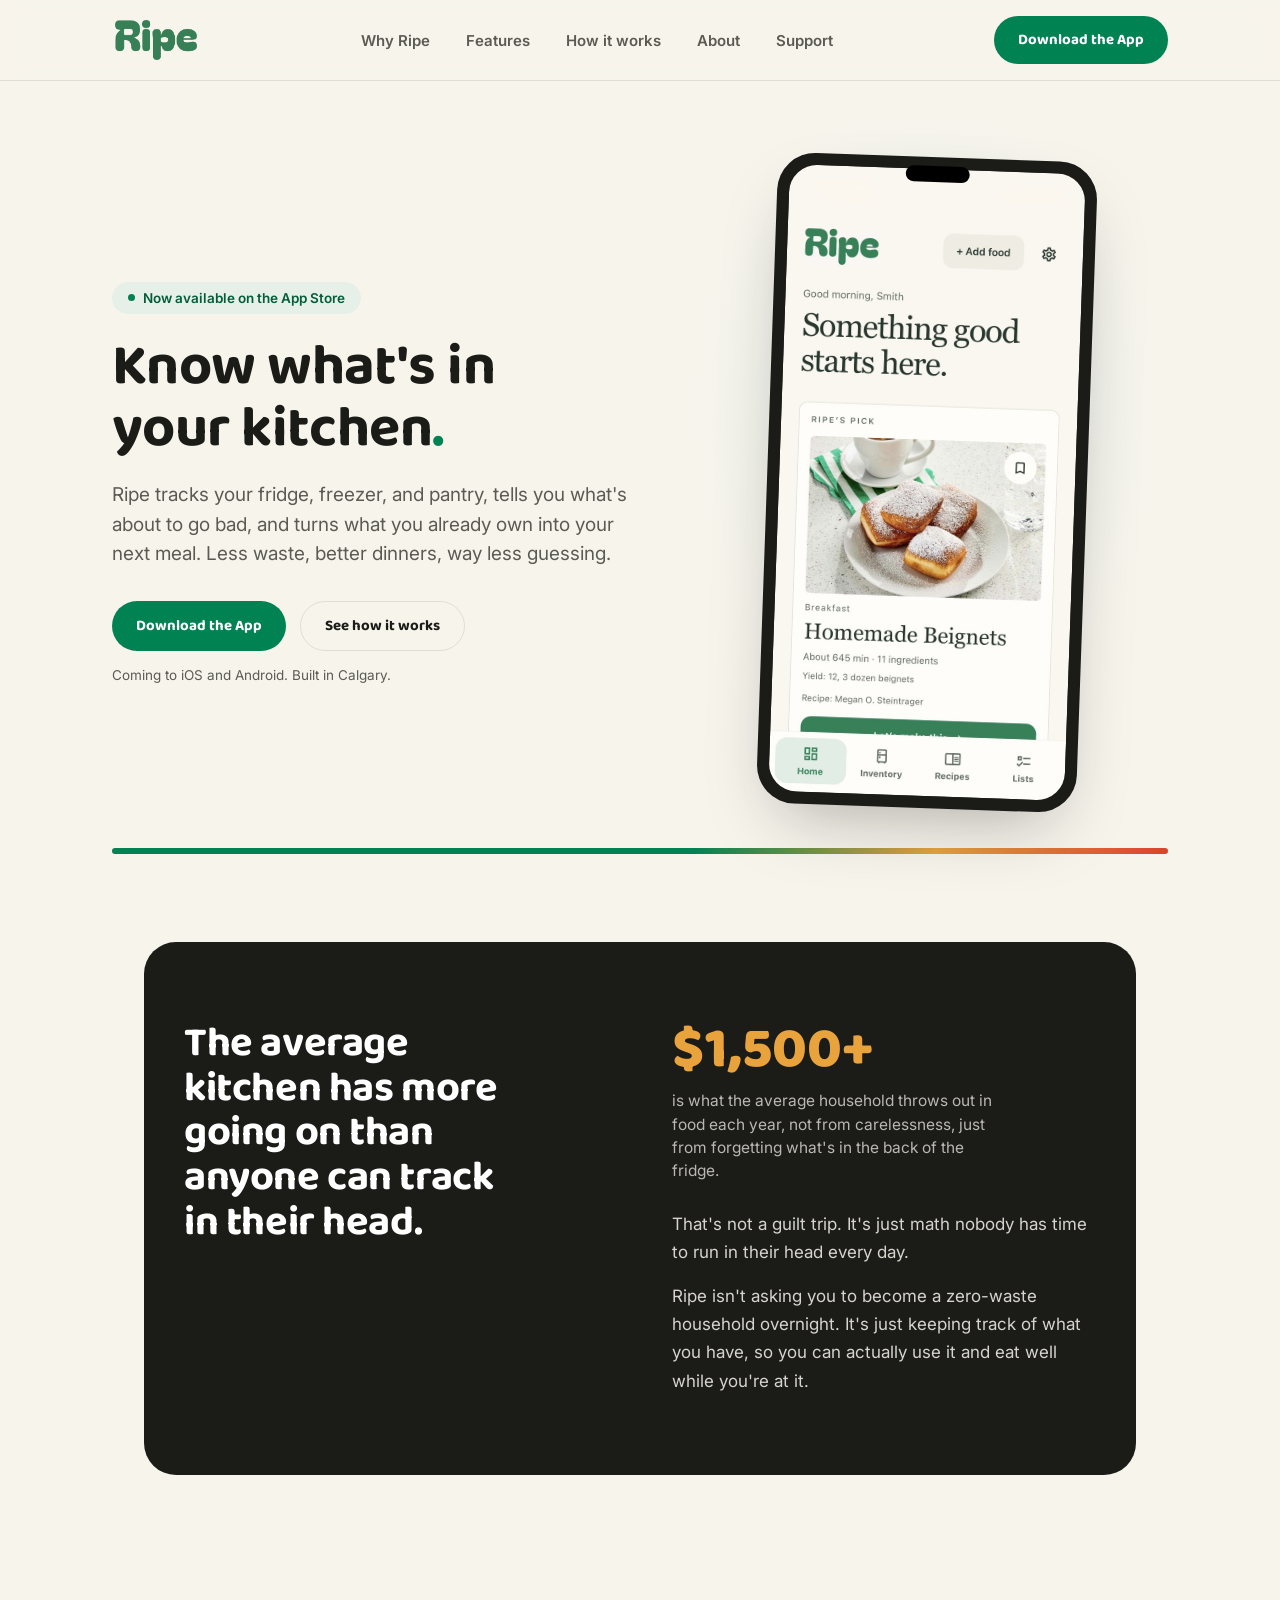
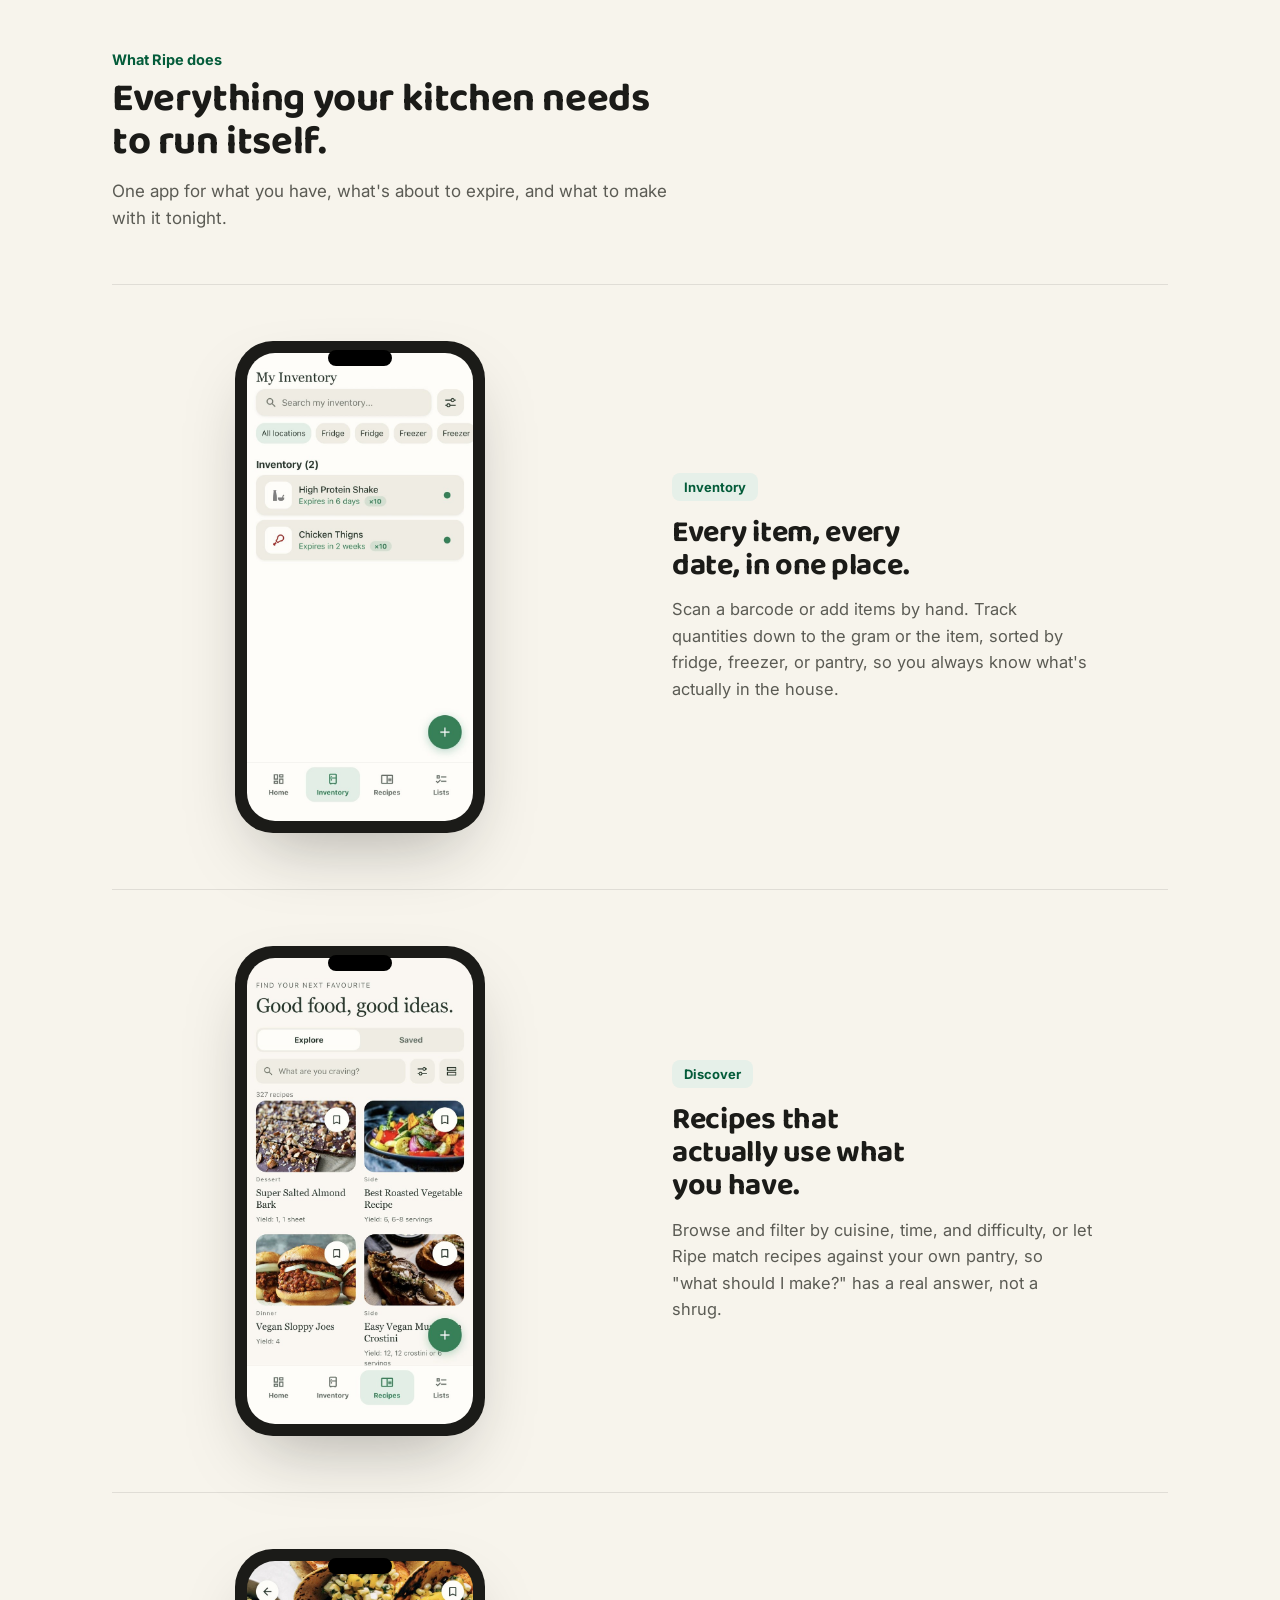
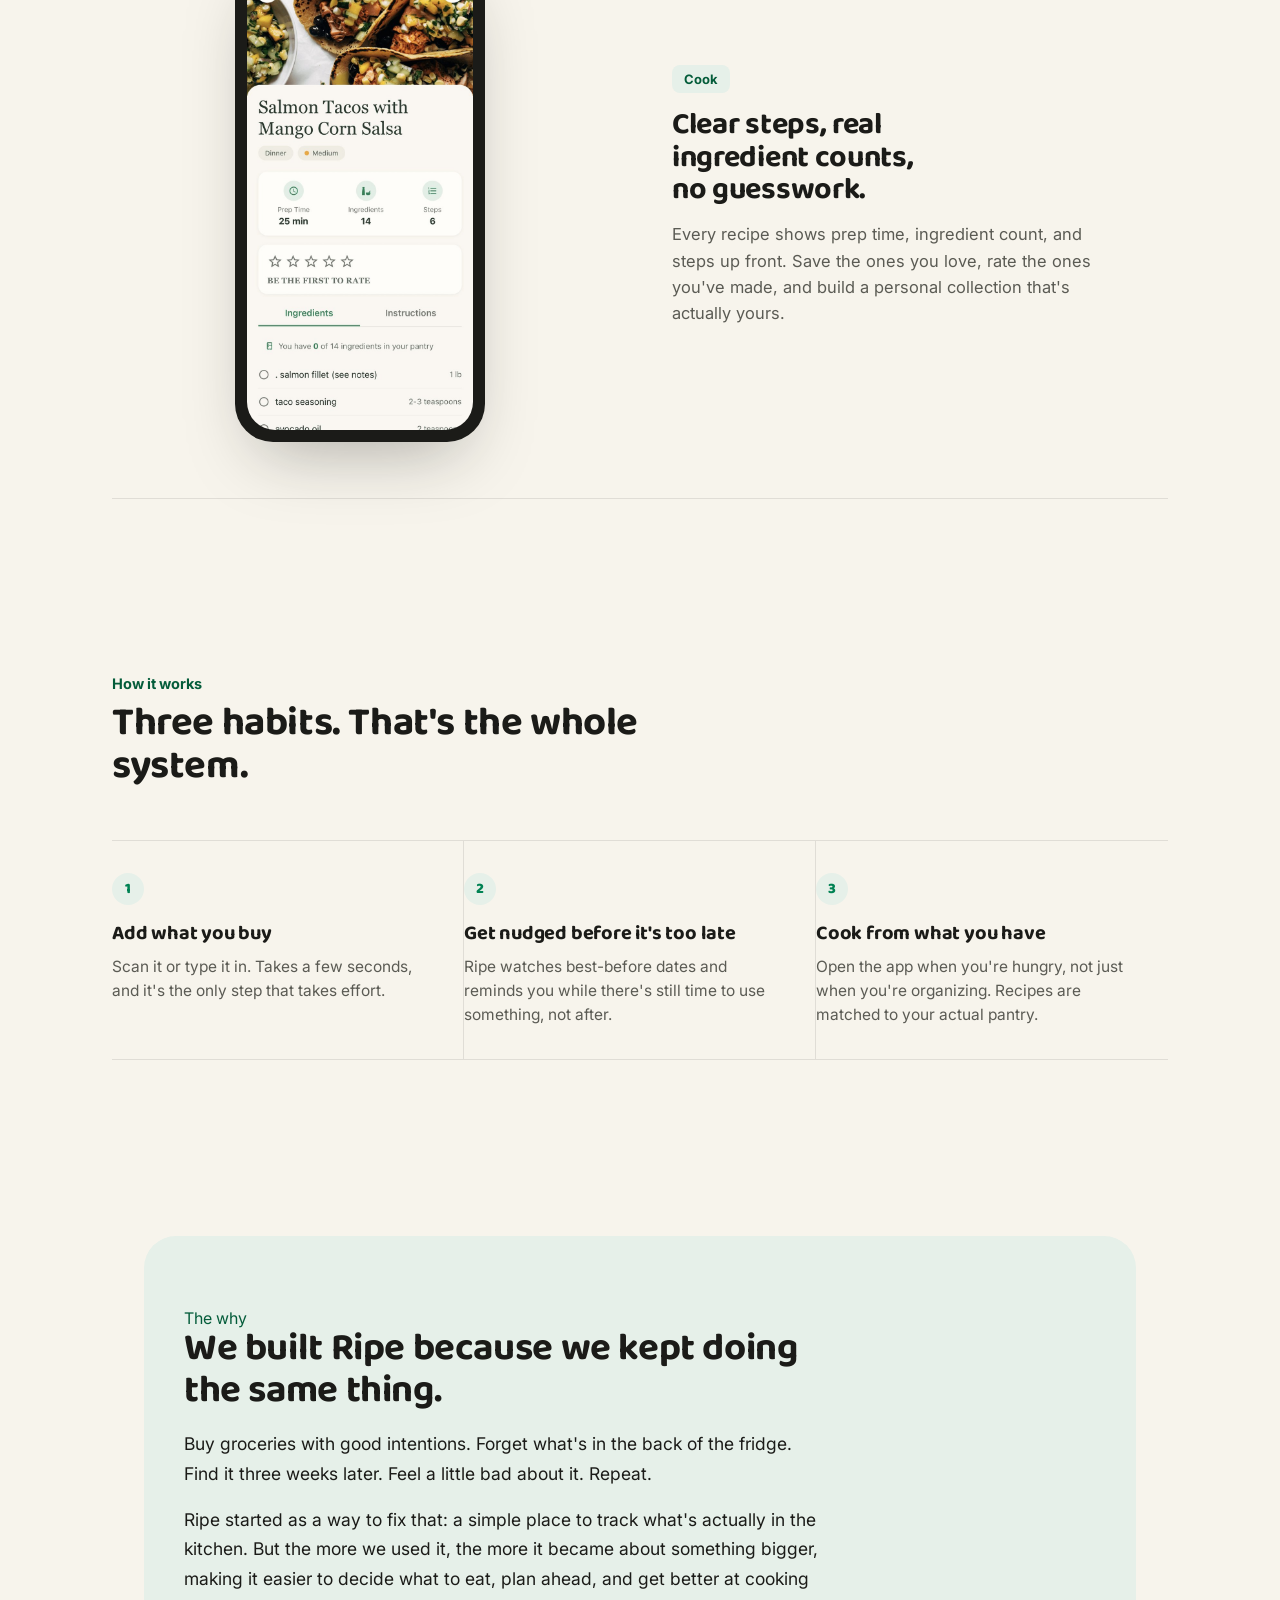
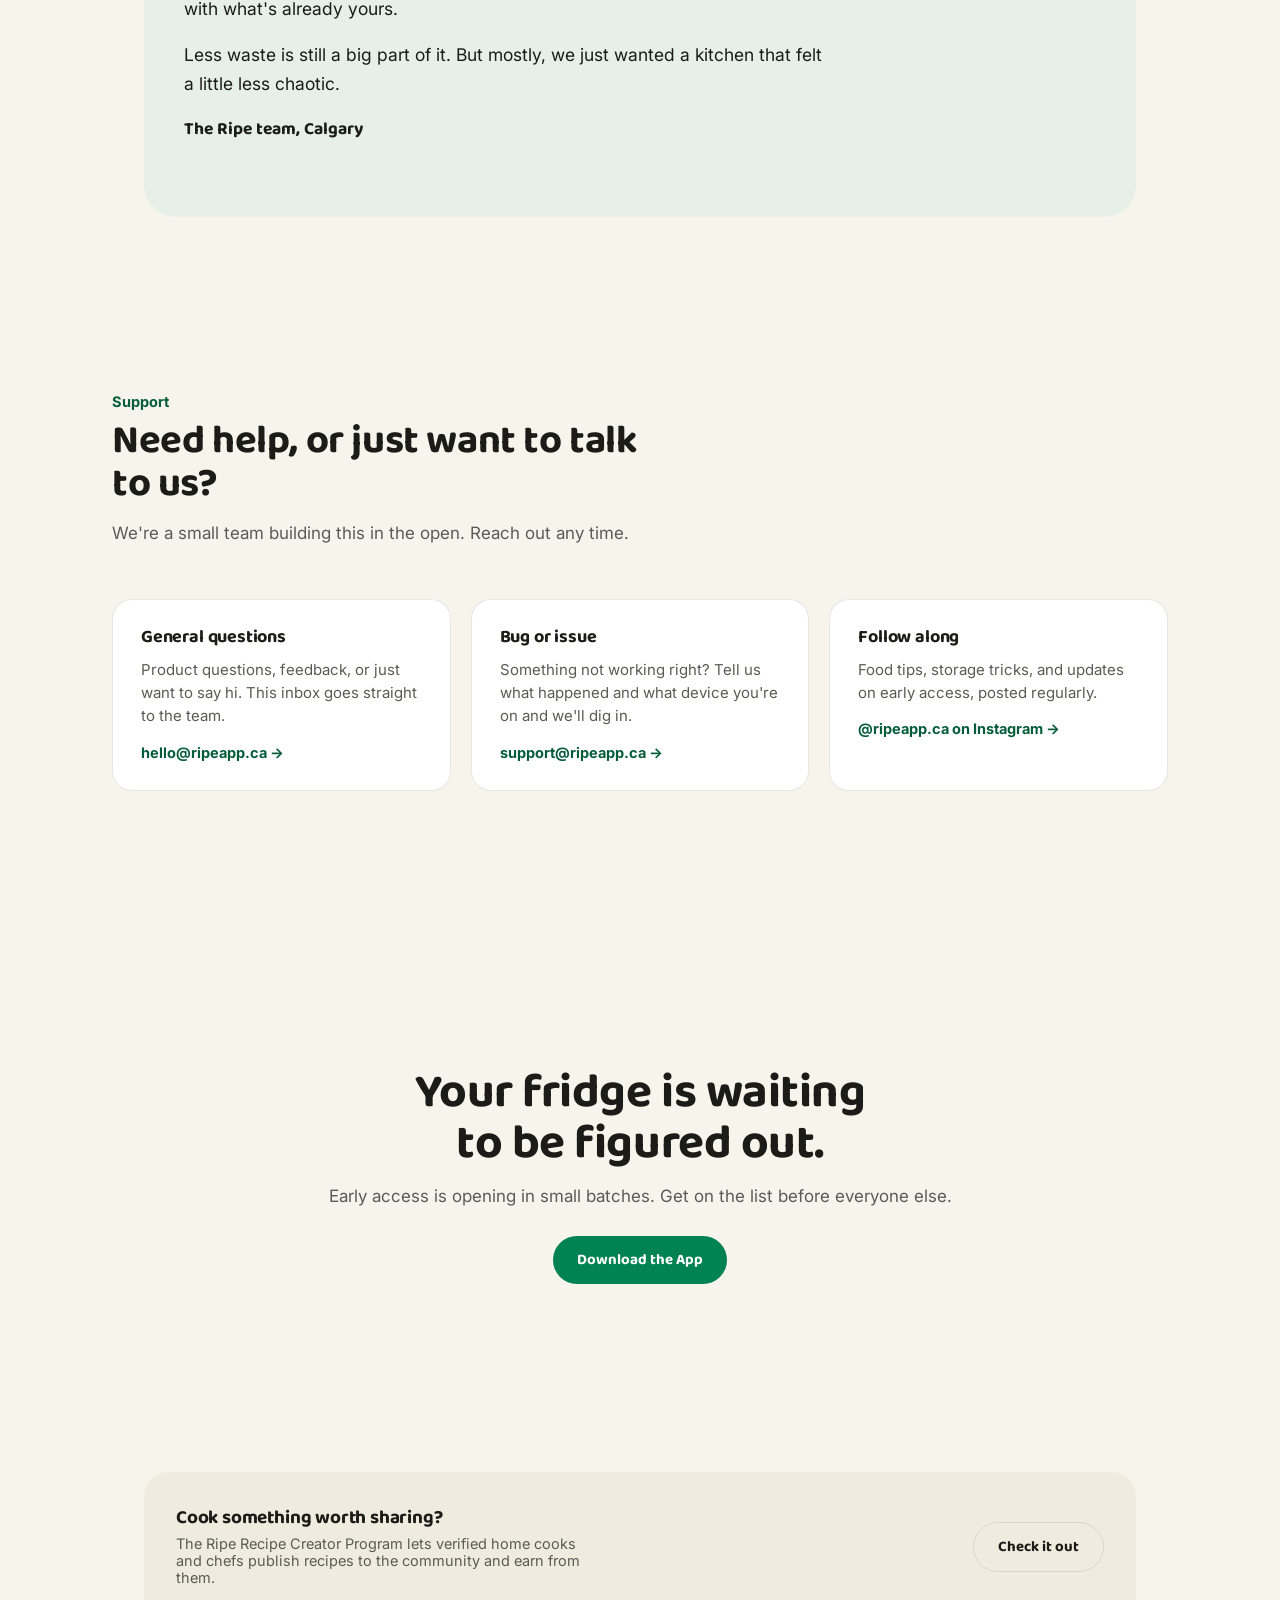
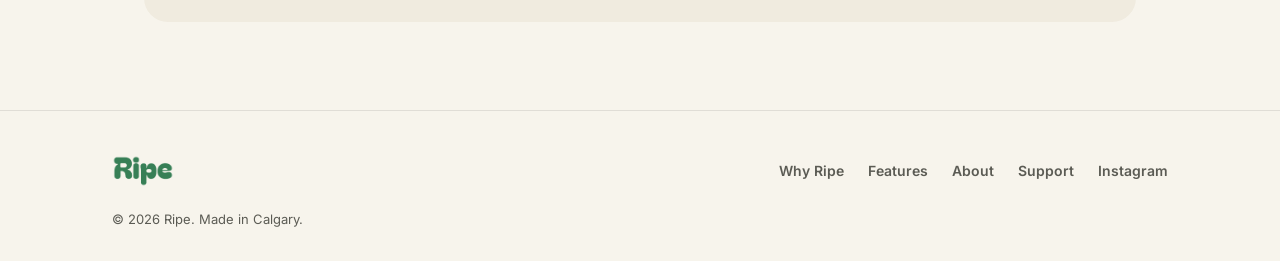
<file: index.html>
<!DOCTYPE html>
<html lang="en">
<head>
<meta charset="UTF-8">
<meta name="viewport" content="width=device-width, initial-scale=1.0">
<title>Ripe: Know what's in your kitchen</title>
<meta name="description" content="Ripe is the app that tracks what's in your fridge, freezer, and pantry, so you waste less, plan better, and always know what to cook.">
<link rel="icon" href="assets/favicon">
<link rel="preconnect" href="https://fonts.googleapis.com">
<link rel="preconnect" href="https://fonts.gstatic.com" crossorigin>
<link href="https://fonts.googleapis.com/css2?family=Baloo+2:wght@500;600;700;800&family=Inter:wght@400;500;600;700&display=swap" rel="stylesheet">
<link rel="stylesheet" href="styles.css">
</head>
<body>

<header>
  <nav>
    <a href="#top" class="logo-mark"><img src="assets/logo.png" alt="Ripe"></a>
    <div class="nav-links">
      <a href="#why">Why Ripe</a>
      <a href="#features">Features</a>
      <a href="#how">How it works</a>
      <a href="#about">About</a>
      <a href="#support">Support</a>
    </div>
    <a href="https://apps.apple.com/ca/app/ripe-kitchen-companion/id6810508229" class="btn btn-primary nav-cta">Download the App</a>
    <button class="burger" id="burgerBtn" aria-label="Menu">
      <span></span><span></span><span></span>
    </button>
  </nav>
  <div id="mobile-menu">
    <a href="#why">Why Ripe</a>
    <a href="#features">Features</a>
    <a href="#how">How it works</a>
    <a href="#about">About</a>
    <a href="#support">Support</a>
    <a href="https://apps.apple.com/ca/app/ripe-kitchen-companion/id6810508229" class="btn btn-primary" style="margin-top:12px;">Download the App</a>
  </div>
</header>

<div id="top"></div>

<section class="hero">
  <div class="wrap hero-grid">
    <div>
      <span class="eyebrow-pill"><span class="dot"></span>Now available on the App Store</span>
      <h1>Know what's in your kitchen<span class="accent">.</span></h1>
      <p class="hero-sub">Ripe tracks your fridge, freezer, and pantry, tells you what's about to go bad, and turns what you already own into your next meal. Less waste, better dinners, way less guessing.</p>
      <div class="hero-actions">
        <a href="https://apps.apple.com/ca/app/ripe-kitchen-companion/id6810508229" class="btn btn-primary">Download the App</a>
        <a href="#how" class="btn btn-ghost">See how it works</a>
      </div>
      <p class="hero-note">Coming to iOS and Android. Built in Calgary.</p>
    </div>
    <div class="phone-wrap">
      <div class="phone-glow"></div>
      <div class="device-frame large">
        <img src="assets/dashboard.jpg" alt="Ripe app dashboard showing inventory summary and recipe suggestions">
      </div>
    </div>
  </div>
</section>

<div class="wrap"><div class="ripeness-bar" style="border-radius:100px;"></div></div>

<section id="why">
  <div class="wrap">
    <div class="why reveal">
      <div class="why-inner">
        <div class="why-grid">
          <div>
            <h2>The average kitchen has more going on than anyone can track in their head.</h2>
          </div>
          <div>
            <div class="stat">$1,500+</div>
            <p class="stat-label">is what the average household throws out in food each year, not from carelessness, just from forgetting what's in the back of the fridge.</p>
            <div class="why-copy" style="margin-top:28px;">
              <p>That's not a guilt trip. It's just math nobody has time to run in their head every day.</p>
              <p>Ripe isn't asking you to become a zero-waste household overnight. It's just keeping track of what you have, so you can actually use it and eat well while you're at it.</p>
            </div>
          </div>
        </div>
      </div>
    </div>
  </div>
</section>

<section id="features">
  <div class="wrap">
    <div class="section-head reveal">
      <span class="kicker">What Ripe does</span>
      <h2>Everything your kitchen needs to run itself.</h2>
      <p>One app for what you have, what's about to expire, and what to make with it tonight.</p>
    </div>

    <div class="feature-row reveal">
      <div class="feature-media">
        <div class="device-frame compact">
          <img src="assets/inventory.jpg" alt="Ripe inventory screen showing tracked items with expiry dates">
        </div>
      </div>
      <div class="feature-text">
        <span class="feature-tag">Inventory</span>
        <h3>Every item, every date, in one place.</h3>
        <p>Scan a barcode or add items by hand. Track quantities down to the gram or the item, sorted by fridge, freezer, or pantry, so you always know what's actually in the house.</p>
      </div>
    </div>

    <div class="feature-row reverse reveal">
      <div class="feature-media">
        <div class="device-frame compact">
          <img src="assets/recipes-list.jpg" alt="Ripe recipe discovery screen with recipe cards">
        </div>
      </div>
      <div class="feature-text">
        <span class="feature-tag">Discover</span>
        <h3>Recipes that actually use what you have.</h3>
        <p>Browse and filter by cuisine, time, and difficulty, or let Ripe match recipes against your own pantry, so "what should I make?" has a real answer, not a shrug.</p>
      </div>
    </div>

    <div class="feature-row reveal">
      <div class="feature-media">
        <div class="device-frame compact">
          <img src="assets/recipe-detail.jpg" alt="Ripe recipe detail screen showing prep time, ingredients, and steps">
        </div>
      </div>
      <div class="feature-text">
        <span class="feature-tag">Cook</span>
        <h3>Clear steps, real ingredient counts, no guesswork.</h3>
        <p>Every recipe shows prep time, ingredient count, and steps up front. Save the ones you love, rate the ones you've made, and build a personal collection that's actually yours.</p>
      </div>
    </div>
  </div>
</section>

<section id="how">
  <div class="wrap">
    <div class="section-head reveal">
      <span class="kicker">How it works</span>
      <h2>Three habits. That's the whole system.</h2>
    </div>
    <div class="steps">
      <div class="step reveal">
        <div class="step-num">1</div>
        <h3>Add what you buy</h3>
        <p>Scan it or type it in. Takes a few seconds, and it's the only step that takes effort.</p>
      </div>
      <div class="step reveal">
        <div class="step-num">2</div>
        <h3>Get nudged before it's too late</h3>
        <p>Ripe watches best-before dates and reminds you while there's still time to use something, not after.</p>
      </div>
      <div class="step reveal">
        <div class="step-num">3</div>
        <h3>Cook from what you have</h3>
        <p>Open the app when you're hungry, not just when you're organizing. Recipes are matched to your actual pantry.</p>
      </div>
    </div>
  </div>
</section>
<section id="about">
  <div class="wrap">
    <div class="about reveal">
      <div class="about-inner">
        <span class="kicker" style="color:var(--green-deep);">The why</span>
        <h2>We built Ripe because we kept doing the same thing.</h2>
        <p>Buy groceries with good intentions. Forget what's in the back of the fridge. Find it three weeks later. Feel a little bad about it. Repeat.</p>
        <p>Ripe started as a way to fix that: a simple place to track what's actually in the kitchen. But the more we used it, the more it became about something bigger, making it easier to decide what to eat, plan ahead, and get better at cooking with what's already yours.</p>
        <p>Less waste is still a big part of it. But mostly, we just wanted a kitchen that felt a little less chaotic.</p>
        <p class="about-sign">The Ripe team, Calgary</p>
      </div>
    </div>
  </div>
</section>

<section id="support">
  <div class="wrap">
    <div class="section-head reveal">
      <span class="kicker">Support</span>
      <h2>Need help, or just want to talk to us?</h2>
      <p>We're a small team building this in the open. Reach out any time.</p>
    </div>
    <div class="support-grid">
      <div class="support-card reveal">
        <h3>General questions</h3>
        <p>Product questions, feedback, or just want to say hi. This inbox goes straight to the team.</p>
        <a class="link" href="mailto:hello@ripeapp.ca">hello@ripeapp.ca →</a>
      </div>
      <div class="support-card reveal">
        <h3>Bug or issue</h3>
        <p>Something not working right? Tell us what happened and what device you're on and we'll dig in.</p>
        <a class="link" href="mailto:support@ripeapp.ca">support@ripeapp.ca →</a>
      </div>
      <div class="support-card reveal">
        <h3>Follow along</h3>
        <p>Food tips, storage tricks, and updates on early access, posted regularly.</p>
        <a class="link" href="https://instagram.com/ripeapp.ca" target="_blank" rel="noopener">@ripeapp.ca on Instagram →</a>
      </div>
    </div>
  </div>
</section>

<section id="early-access">
  <div class="wrap final-cta reveal">
    <h2>Your fridge is waiting to be figured out.</h2>
    <p>Early access is opening in small batches. Get on the list before everyone else.</p>
    <div class="hero-actions">
      <a href="https://apps.apple.com/ca/app/ripe-kitchen-companion/id6810508229" class="btn btn-primary">Download the App</a>
    </div>
  </div>
</section>

<section style="padding-top:0;">
  <div class="wrap">
    <div class="creator-teaser reveal">
      <div class="creator-teaser-text">
        <h3>Cook something worth sharing?</h3>
        <p>The Ripe Recipe Creator Program lets verified home cooks and chefs publish recipes to the community and earn from them.</p>
      </div>
      <a href="creator-program.html" class="btn btn-ghost">Check it out</a>
    </div>
  </div>
</section>

<footer>
  <div class="wrap">
    <div class="footer-grid">
      <div class="footer-left">
        <img src="assets/logo.png" alt="Ripe">
      </div>
      <div class="footer-links">
        <a href="#why">Why Ripe</a>
        <a href="#features">Features</a>
        <a href="#about">About</a>
        <a href="#support">Support</a>
        <a href="https://instagram.com/ripeapp.ca" target="_blank" rel="noopener">Instagram</a>
      </div>
    </div>
    <p class="footer-copy">© 2026 Ripe. Made in Calgary.</p>
  </div>
</footer>

<script>
  const burger = document.getElementById('burgerBtn');
  const menu = document.getElementById('mobile-menu');
  burger.addEventListener('click', () => menu.classList.toggle('open'));
  menu.querySelectorAll('a').forEach(a => a.addEventListener('click', () => menu.classList.remove('open')));

  const revealEls = document.querySelectorAll('.reveal');
  if ('IntersectionObserver' in window && revealEls.length) {
    const io = new IntersectionObserver((entries) => {
      entries.forEach((entry) => {
        if (entry.isIntersecting) {
          entry.target.classList.add('is-visible');
          io.unobserve(entry.target);
        }
      });
    }, { threshold: 0.15, rootMargin: '0px 0px -60px 0px' });
    revealEls.forEach((el) => io.observe(el));
  } else {
    revealEls.forEach((el) => el.classList.add('is-visible'));
  }

</script>

</body>
</html>
</file>
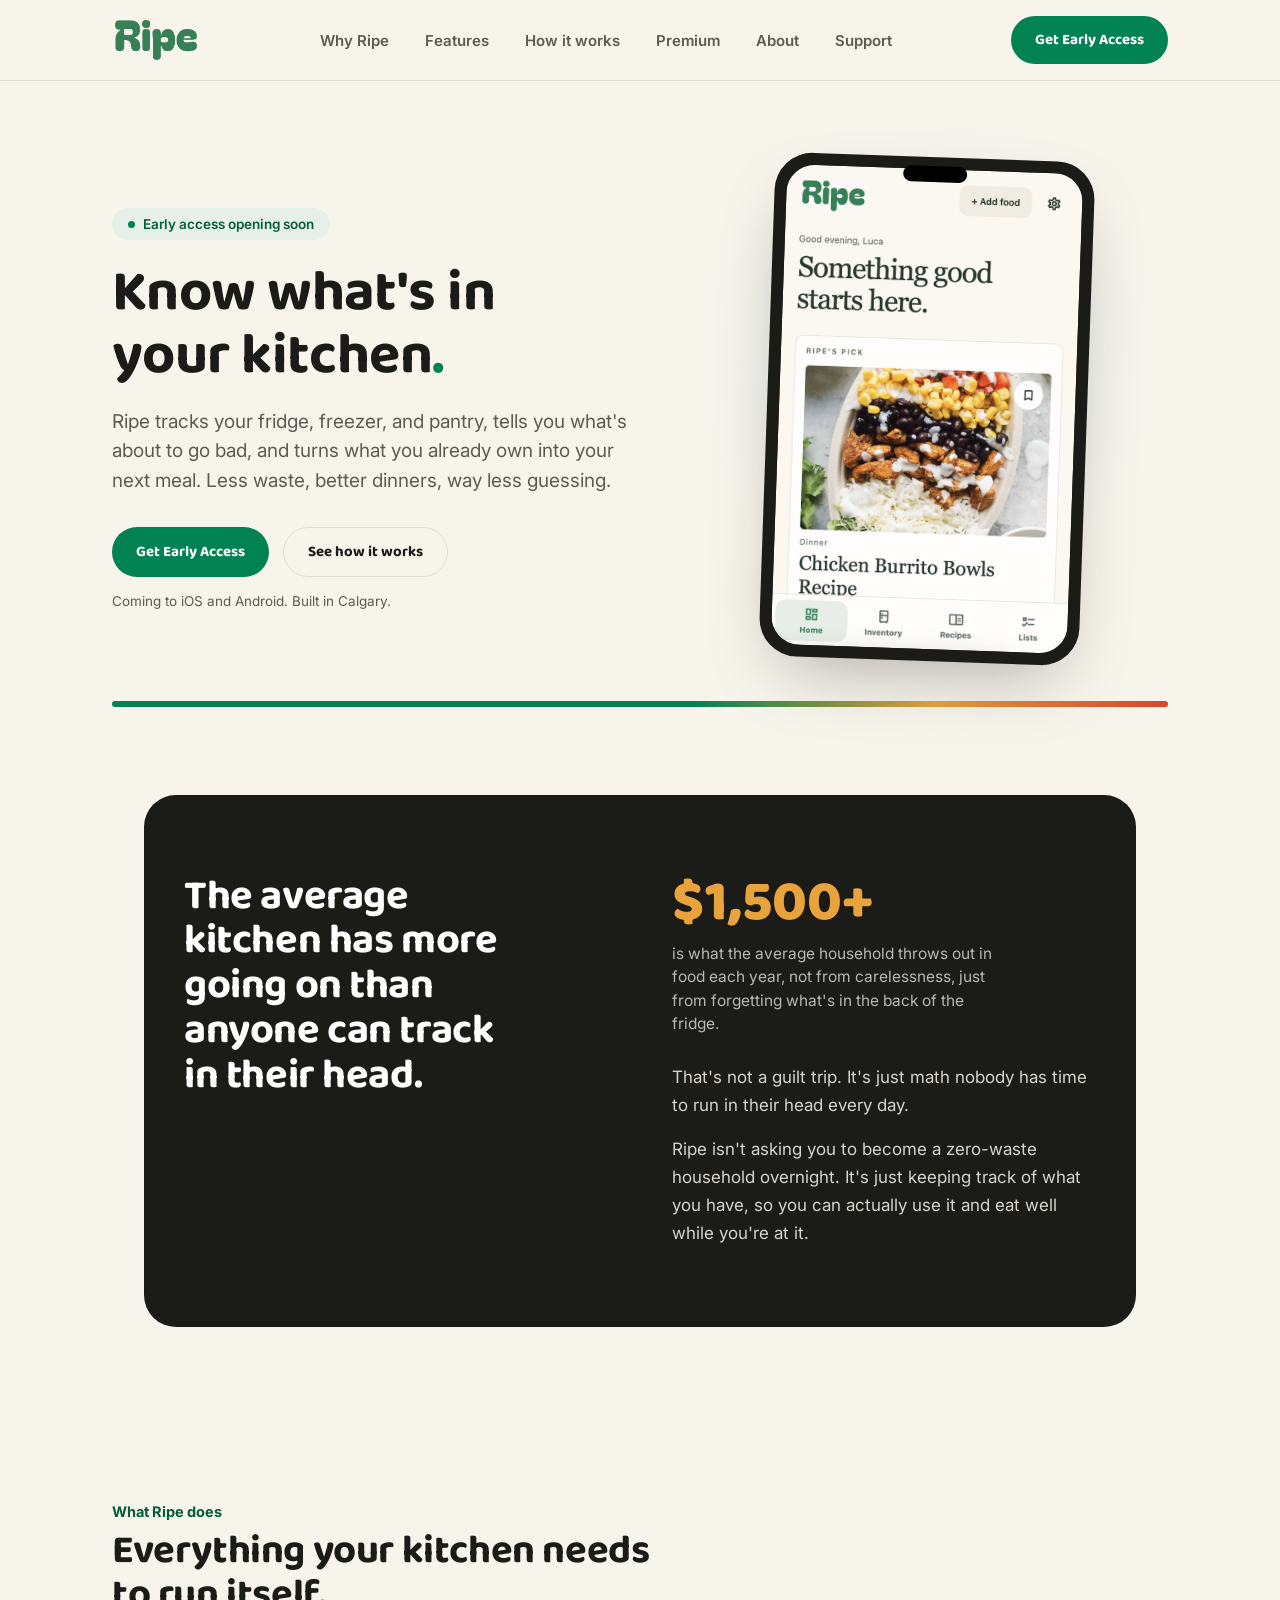
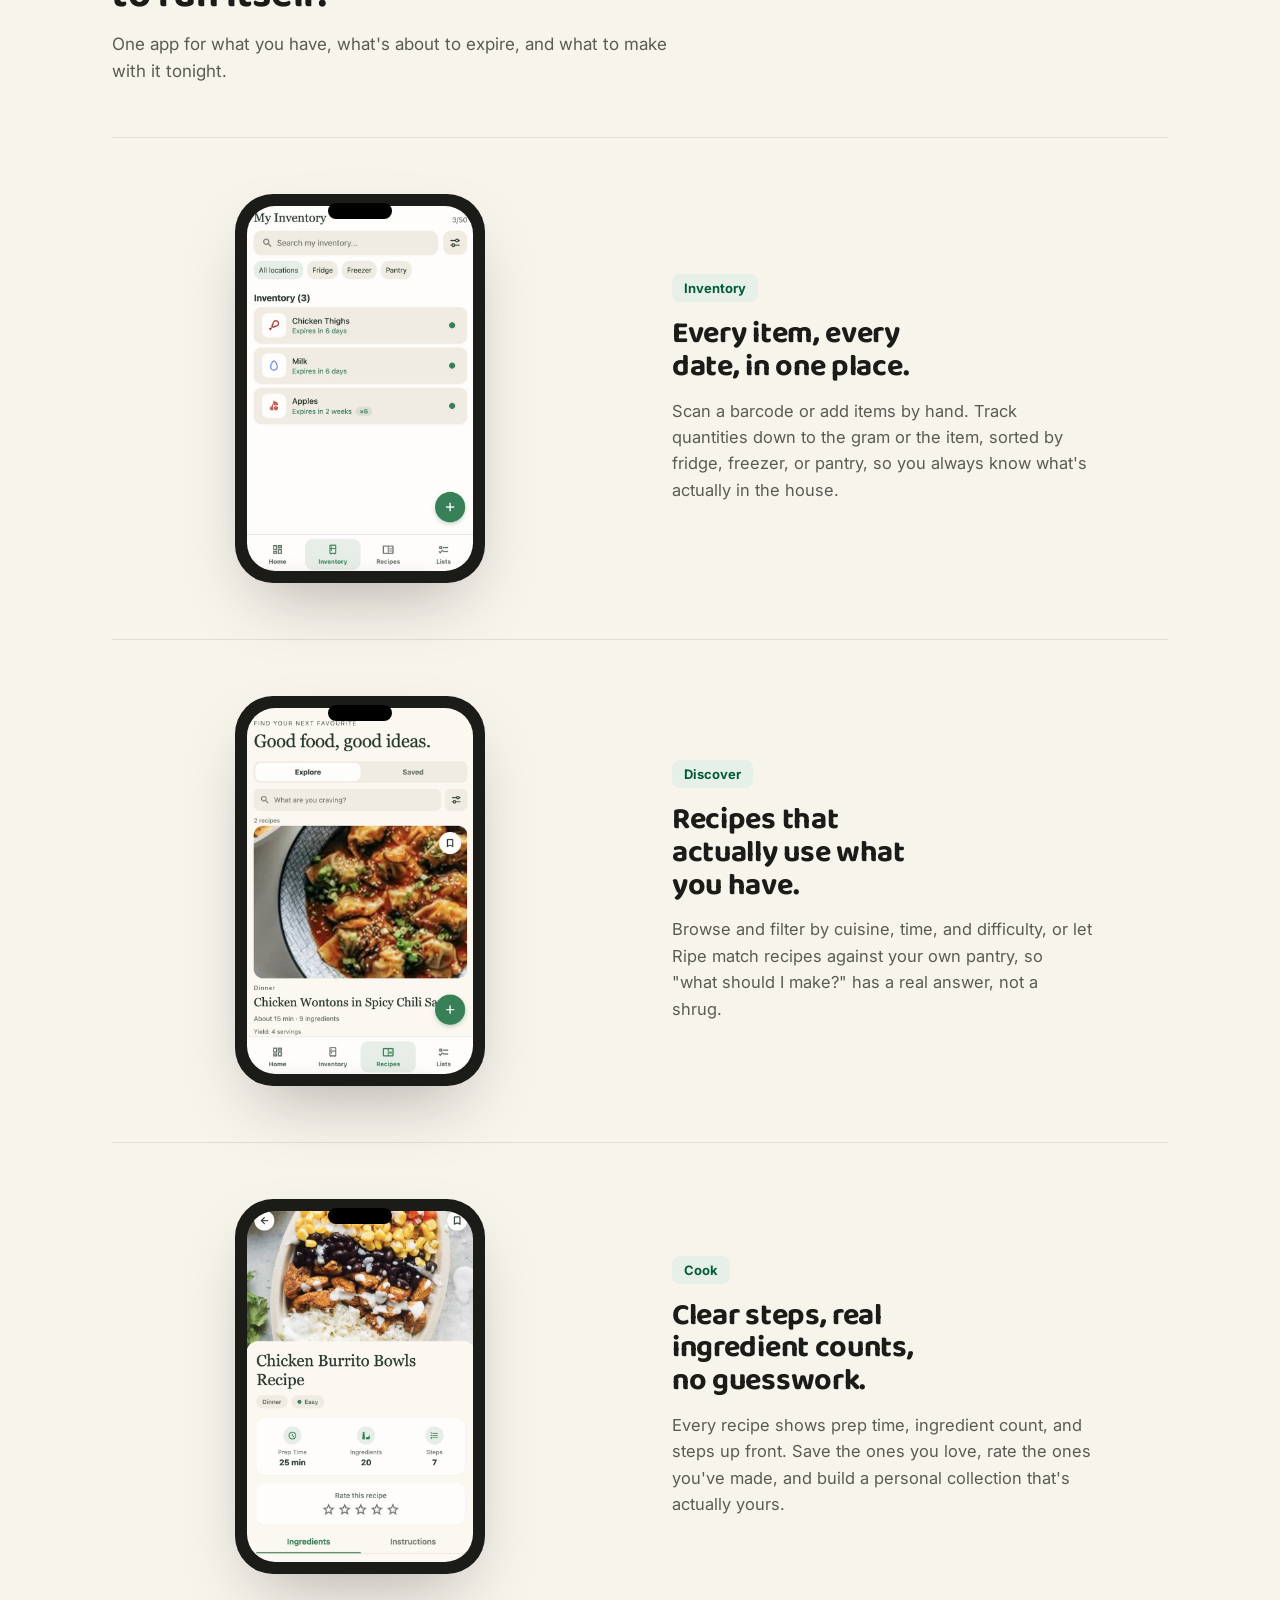
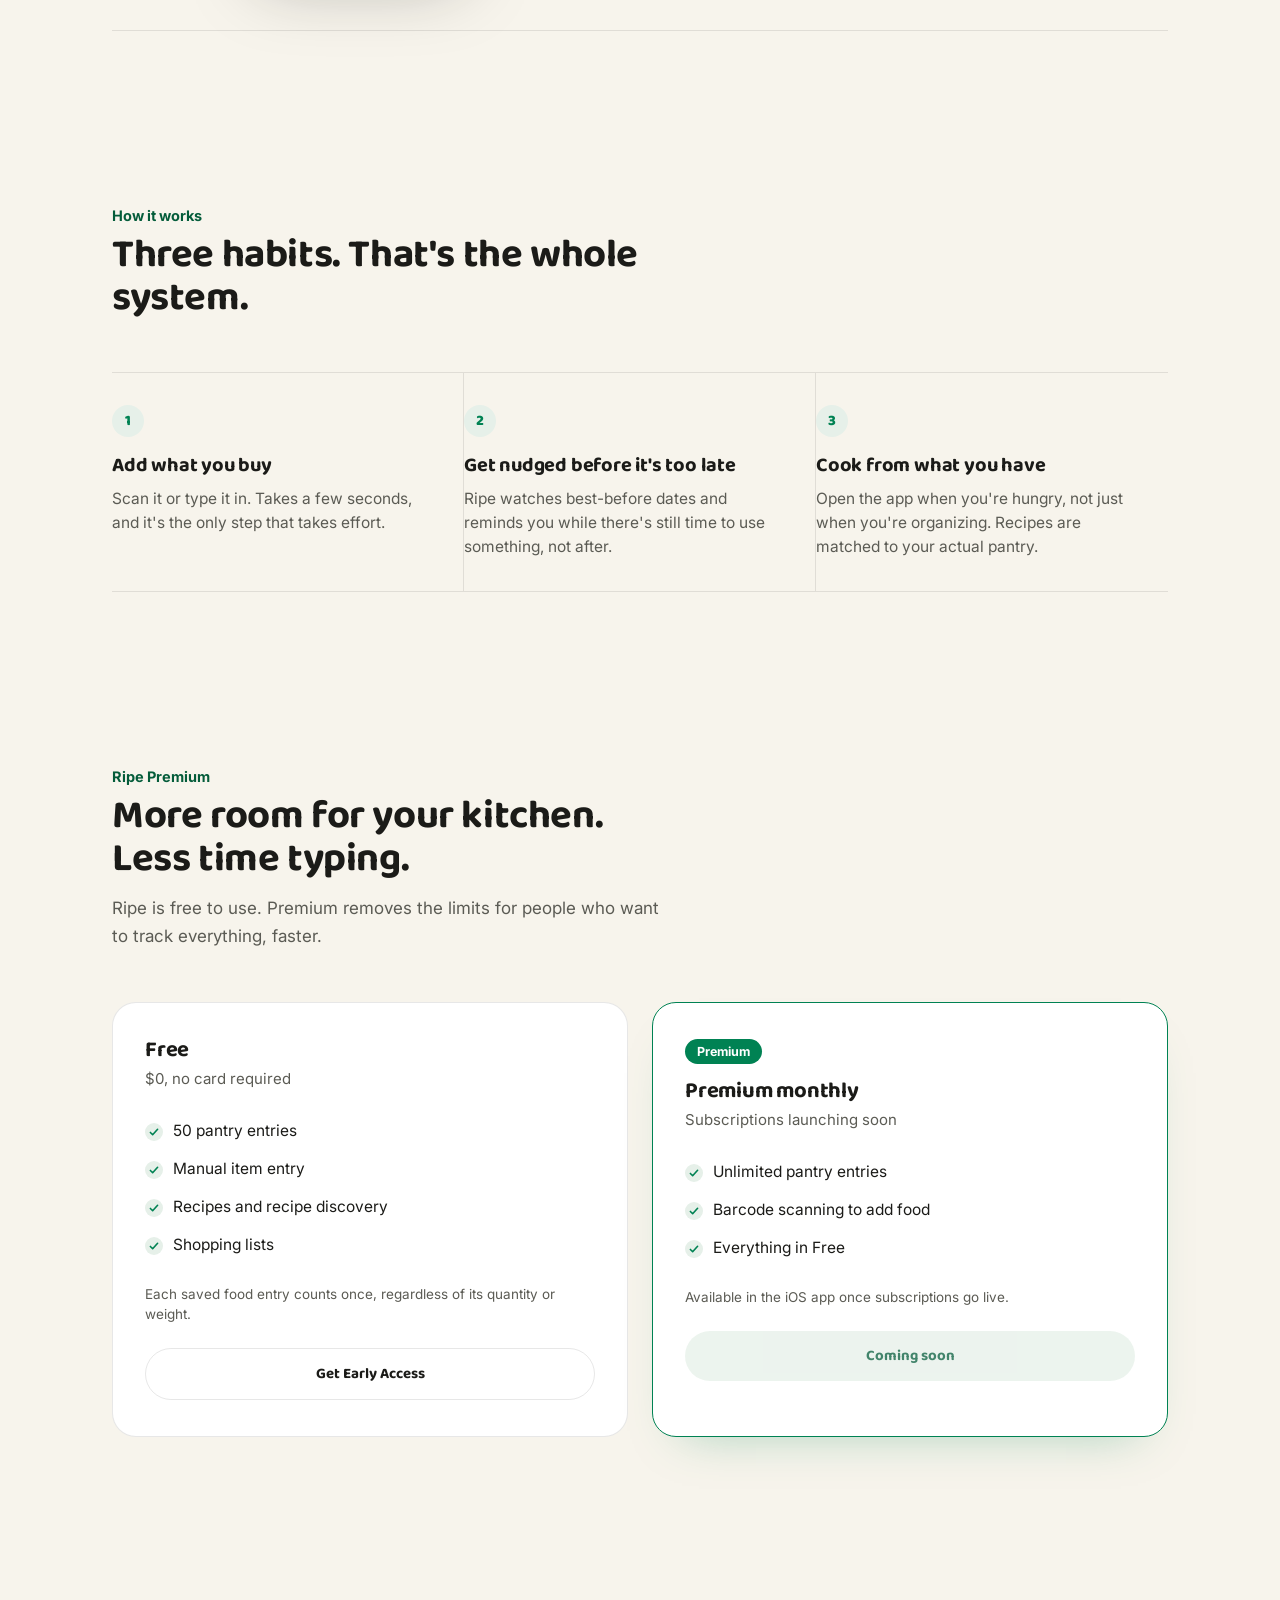
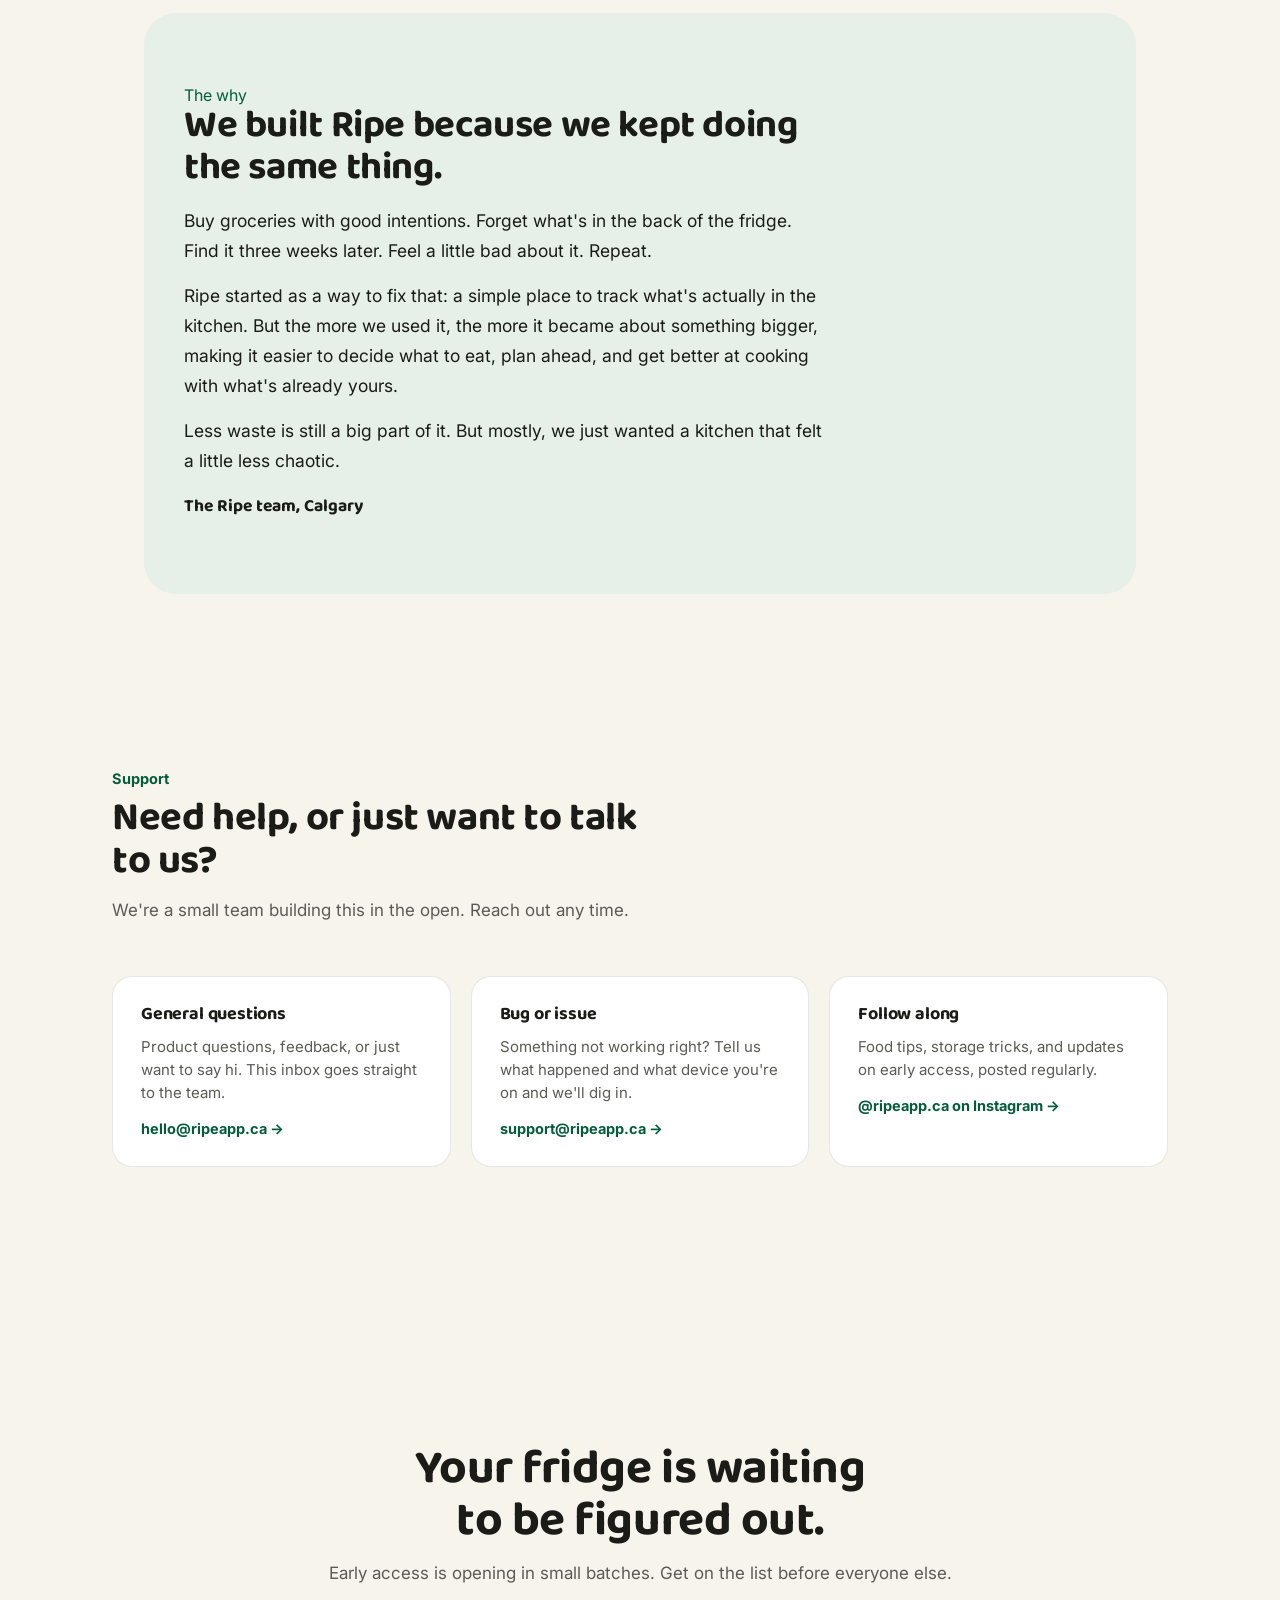
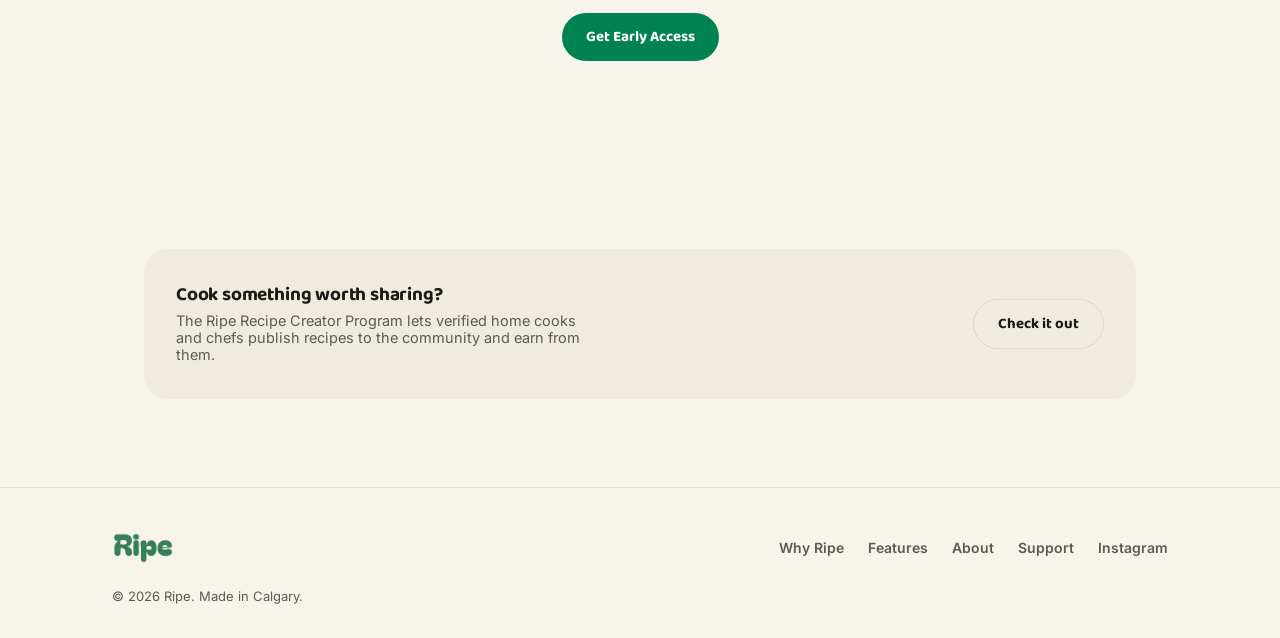
<file: ripe-website 2/index.html>
<!DOCTYPE html>
<html lang="en">
<head>
<meta charset="UTF-8">
<meta name="viewport" content="width=device-width, initial-scale=1.0">
<title>Ripe: Know what's in your kitchen</title>
<meta name="description" content="Ripe is the app that tracks what's in your fridge, freezer, and pantry, so you waste less, plan better, and always know what to cook.">
<link rel="icon" href="assets/logo.png">
<link rel="preconnect" href="https://fonts.googleapis.com">
<link rel="preconnect" href="https://fonts.gstatic.com" crossorigin>
<link href="https://fonts.googleapis.com/css2?family=Baloo+2:wght@500;600;700;800&family=Inter:wght@400;500;600;700&display=swap" rel="stylesheet">
<link rel="stylesheet" href="styles.css">
</head>
<body>

<header>
  <nav>
    <a href="#top" class="logo-mark"><img src="assets/logo.png" alt="Ripe"></a>
    <div class="nav-links">
      <a href="#why">Why Ripe</a>
      <a href="#features">Features</a>
      <a href="#how">How it works</a>
      <a href="#premium">Premium</a>
      <a href="#about">About</a>
      <a href="#support">Support</a>
    </div>
    <a href="#early-access" class="btn btn-primary nav-cta">Get Early Access</a>
    <button class="burger" id="burgerBtn" aria-label="Menu">
      <span></span><span></span><span></span>
    </button>
  </nav>
  <div id="mobile-menu">
    <a href="#why">Why Ripe</a>
    <a href="#features">Features</a>
    <a href="#how">How it works</a>
    <a href="#premium">Premium</a>
    <a href="#about">About</a>
    <a href="#support">Support</a>
    <a href="#early-access" class="btn btn-primary" style="margin-top:12px;">Get Early Access</a>
  </div>
</header>

<div id="top"></div>

<section class="hero">
  <div class="wrap hero-grid">
    <div>
      <span class="eyebrow-pill"><span class="dot"></span>Early access opening soon</span>
      <h1>Know what's in your kitchen<span class="accent">.</span></h1>
      <p class="hero-sub">Ripe tracks your fridge, freezer, and pantry, tells you what's about to go bad, and turns what you already own into your next meal. Less waste, better dinners, way less guessing.</p>
      <div class="hero-actions">
        <a href="#early-access" class="btn btn-primary">Get Early Access</a>
        <a href="#how" class="btn btn-ghost">See how it works</a>
      </div>
      <p class="hero-note">Coming to iOS and Android. Built in Calgary.</p>
    </div>
    <div class="phone-wrap">
      <div class="phone-glow"></div>
      <div class="device-frame large">
        <img src="assets/dashboard.jpg" alt="Ripe app dashboard showing inventory summary and recipe suggestions">
      </div>
    </div>
  </div>
</section>

<div class="wrap"><div class="ripeness-bar" style="border-radius:100px;"></div></div>

<section id="why">
  <div class="wrap">
    <div class="why reveal">
      <div class="why-inner">
        <div class="why-grid">
          <div>
            <h2>The average kitchen has more going on than anyone can track in their head.</h2>
          </div>
          <div>
            <div class="stat">$1,500+</div>
            <p class="stat-label">is what the average household throws out in food each year, not from carelessness, just from forgetting what's in the back of the fridge.</p>
            <div class="why-copy" style="margin-top:28px;">
              <p>That's not a guilt trip. It's just math nobody has time to run in their head every day.</p>
              <p>Ripe isn't asking you to become a zero-waste household overnight. It's just keeping track of what you have, so you can actually use it and eat well while you're at it.</p>
            </div>
          </div>
        </div>
      </div>
    </div>
  </div>
</section>

<section id="features">
  <div class="wrap">
    <div class="section-head reveal">
      <span class="kicker">What Ripe does</span>
      <h2>Everything your kitchen needs to run itself.</h2>
      <p>One app for what you have, what's about to expire, and what to make with it tonight.</p>
    </div>

    <div class="feature-row reveal">
      <div class="feature-media">
        <div class="device-frame compact">
          <img src="assets/inventory.jpg" alt="Ripe inventory screen showing tracked items with expiry dates">
        </div>
      </div>
      <div class="feature-text">
        <span class="feature-tag">Inventory</span>
        <h3>Every item, every date, in one place.</h3>
        <p>Scan a barcode or add items by hand. Track quantities down to the gram or the item, sorted by fridge, freezer, or pantry, so you always know what's actually in the house.</p>
      </div>
    </div>

    <div class="feature-row reverse reveal">
      <div class="feature-media">
        <div class="device-frame compact">
          <img src="assets/recipes-list.jpg" alt="Ripe recipe discovery screen with recipe cards">
        </div>
      </div>
      <div class="feature-text">
        <span class="feature-tag">Discover</span>
        <h3>Recipes that actually use what you have.</h3>
        <p>Browse and filter by cuisine, time, and difficulty, or let Ripe match recipes against your own pantry, so "what should I make?" has a real answer, not a shrug.</p>
      </div>
    </div>

    <div class="feature-row reveal">
      <div class="feature-media">
        <div class="device-frame compact">
          <img src="assets/recipe-detail.jpg" alt="Ripe recipe detail screen showing prep time, ingredients, and steps">
        </div>
      </div>
      <div class="feature-text">
        <span class="feature-tag">Cook</span>
        <h3>Clear steps, real ingredient counts, no guesswork.</h3>
        <p>Every recipe shows prep time, ingredient count, and steps up front. Save the ones you love, rate the ones you've made, and build a personal collection that's actually yours.</p>
      </div>
    </div>
  </div>
</section>

<section id="how">
  <div class="wrap">
    <div class="section-head reveal">
      <span class="kicker">How it works</span>
      <h2>Three habits. That's the whole system.</h2>
    </div>
    <div class="steps">
      <div class="step reveal">
        <div class="step-num">1</div>
        <h3>Add what you buy</h3>
        <p>Scan it or type it in. Takes a few seconds, and it's the only step that takes effort.</p>
      </div>
      <div class="step reveal">
        <div class="step-num">2</div>
        <h3>Get nudged before it's too late</h3>
        <p>Ripe watches best-before dates and reminds you while there's still time to use something, not after.</p>
      </div>
      <div class="step reveal">
        <div class="step-num">3</div>
        <h3>Cook from what you have</h3>
        <p>Open the app when you're hungry, not just when you're organizing. Recipes are matched to your actual pantry.</p>
      </div>
    </div>
  </div>
</section>

<section id="premium">
  <div class="wrap">
    <div class="section-head reveal">
      <span class="kicker">Ripe Premium</span>
      <h2>More room for your kitchen. Less time typing.</h2>
      <p>Ripe is free to use. Premium removes the limits for people who want to track everything, faster.</p>
    </div>
    <div class="pricing-grid">
      <div class="pricing-card reveal">
        <h3>Free</h3>
        <p class="pricing-price">$0, no card required</p>
        <ul class="pricing-features">
          <li><svg width="18" height="18" viewBox="0 0 20 20" fill="none"><circle cx="10" cy="10" r="10" fill="#E6F0E9"/><path d="M6 10.5l2.5 2.5L14 7" stroke="#008253" stroke-width="1.8" stroke-linecap="round" stroke-linejoin="round"/></svg>50 pantry entries</li>
          <li><svg width="18" height="18" viewBox="0 0 20 20" fill="none"><circle cx="10" cy="10" r="10" fill="#E6F0E9"/><path d="M6 10.5l2.5 2.5L14 7" stroke="#008253" stroke-width="1.8" stroke-linecap="round" stroke-linejoin="round"/></svg>Manual item entry</li>
          <li><svg width="18" height="18" viewBox="0 0 20 20" fill="none"><circle cx="10" cy="10" r="10" fill="#E6F0E9"/><path d="M6 10.5l2.5 2.5L14 7" stroke="#008253" stroke-width="1.8" stroke-linecap="round" stroke-linejoin="round"/></svg>Recipes and recipe discovery</li>
          <li><svg width="18" height="18" viewBox="0 0 20 20" fill="none"><circle cx="10" cy="10" r="10" fill="#E6F0E9"/><path d="M6 10.5l2.5 2.5L14 7" stroke="#008253" stroke-width="1.8" stroke-linecap="round" stroke-linejoin="round"/></svg>Shopping lists</li>
        </ul>
        <p class="pricing-note">Each saved food entry counts once, regardless of its quantity or weight.</p>
        <a href="#early-access" class="btn btn-ghost pricing-cta">Get Early Access</a>
      </div>
      <div class="pricing-card premium reveal">
        <span class="pricing-badge">Premium</span>
        <h3>Premium monthly</h3>
        <p class="pricing-price">Subscriptions launching soon</p>
        <ul class="pricing-features">
          <li><svg width="18" height="18" viewBox="0 0 20 20" fill="none"><circle cx="10" cy="10" r="10" fill="#E6F0E9"/><path d="M6 10.5l2.5 2.5L14 7" stroke="#008253" stroke-width="1.8" stroke-linecap="round" stroke-linejoin="round"/></svg>Unlimited pantry entries</li>
          <li><svg width="18" height="18" viewBox="0 0 20 20" fill="none"><circle cx="10" cy="10" r="10" fill="#E6F0E9"/><path d="M6 10.5l2.5 2.5L14 7" stroke="#008253" stroke-width="1.8" stroke-linecap="round" stroke-linejoin="round"/></svg>Barcode scanning to add food</li>
          <li><svg width="18" height="18" viewBox="0 0 20 20" fill="none"><circle cx="10" cy="10" r="10" fill="#E6F0E9"/><path d="M6 10.5l2.5 2.5L14 7" stroke="#008253" stroke-width="1.8" stroke-linecap="round" stroke-linejoin="round"/></svg>Everything in Free</li>
        </ul>
        <p class="pricing-note">Available in the iOS app once subscriptions go live.</p>
        <span class="pricing-cta disabled">Coming soon</span>
      </div>
    </div>
  </div>
</section>

<section id="about">
  <div class="wrap">
    <div class="about reveal">
      <div class="about-inner">
        <span class="kicker" style="color:var(--green-deep);">The why</span>
        <h2>We built Ripe because we kept doing the same thing.</h2>
        <p>Buy groceries with good intentions. Forget what's in the back of the fridge. Find it three weeks later. Feel a little bad about it. Repeat.</p>
        <p>Ripe started as a way to fix that: a simple place to track what's actually in the kitchen. But the more we used it, the more it became about something bigger, making it easier to decide what to eat, plan ahead, and get better at cooking with what's already yours.</p>
        <p>Less waste is still a big part of it. But mostly, we just wanted a kitchen that felt a little less chaotic.</p>
        <p class="about-sign">The Ripe team, Calgary</p>
      </div>
    </div>
  </div>
</section>

<section id="support">
  <div class="wrap">
    <div class="section-head reveal">
      <span class="kicker">Support</span>
      <h2>Need help, or just want to talk to us?</h2>
      <p>We're a small team building this in the open. Reach out any time.</p>
    </div>
    <div class="support-grid">
      <div class="support-card reveal">
        <h3>General questions</h3>
        <p>Product questions, feedback, or just want to say hi. This inbox goes straight to the team.</p>
        <a class="link" href="mailto:hello@ripeapp.ca">hello@ripeapp.ca →</a>
      </div>
      <div class="support-card reveal">
        <h3>Bug or issue</h3>
        <p>Something not working right? Tell us what happened and what device you're on and we'll dig in.</p>
        <a class="link" href="mailto:support@ripeapp.ca">support@ripeapp.ca →</a>
      </div>
      <div class="support-card reveal">
        <h3>Follow along</h3>
        <p>Food tips, storage tricks, and updates on early access, posted regularly.</p>
        <a class="link" href="https://instagram.com/ripeapp.ca" target="_blank" rel="noopener">@ripeapp.ca on Instagram →</a>
      </div>
    </div>
  </div>
</section>

<section id="early-access">
  <div class="wrap final-cta reveal">
    <h2>Your fridge is waiting to be figured out.</h2>
    <p>Early access is opening in small batches. Get on the list before everyone else.</p>
    <div class="hero-actions">
      <a href="mailto:hello@ripeapp.ca?subject=Early%20access" class="btn btn-primary">Get Early Access</a>
    </div>
  </div>
</section>

<section style="padding-top:0;">
  <div class="wrap">
    <div class="creator-teaser reveal">
      <div class="creator-teaser-text">
        <h3>Cook something worth sharing?</h3>
        <p>The Ripe Recipe Creator Program lets verified home cooks and chefs publish recipes to the community and earn from them.</p>
      </div>
      <a href="creator-program.html" class="btn btn-ghost">Check it out</a>
    </div>
  </div>
</section>

<footer>
  <div class="wrap">
    <div class="footer-grid">
      <div class="footer-left">
        <img src="assets/logo.png" alt="Ripe">
      </div>
      <div class="footer-links">
        <a href="#why">Why Ripe</a>
        <a href="#features">Features</a>
        <a href="#about">About</a>
        <a href="#support">Support</a>
        <a href="https://instagram.com/ripeapp.ca" target="_blank" rel="noopener">Instagram</a>
      </div>
    </div>
    <p class="footer-copy">© 2026 Ripe. Made in Calgary.</p>
  </div>
</footer>

<script>
  const burger = document.getElementById('burgerBtn');
  const menu = document.getElementById('mobile-menu');
  burger.addEventListener('click', () => menu.classList.toggle('open'));
  menu.querySelectorAll('a').forEach(a => a.addEventListener('click', () => menu.classList.remove('open')));

  const revealEls = document.querySelectorAll('.reveal');
  if ('IntersectionObserver' in window && revealEls.length) {
    const io = new IntersectionObserver((entries) => {
      entries.forEach((entry) => {
        if (entry.isIntersecting) {
          entry.target.classList.add('is-visible');
          io.unobserve(entry.target);
        }
      });
    }, { threshold: 0.15, rootMargin: '0px 0px -60px 0px' });
    revealEls.forEach((el) => io.observe(el));
  } else {
    revealEls.forEach((el) => el.classList.add('is-visible'));
  }

</script>

</body>
</html>
</file>
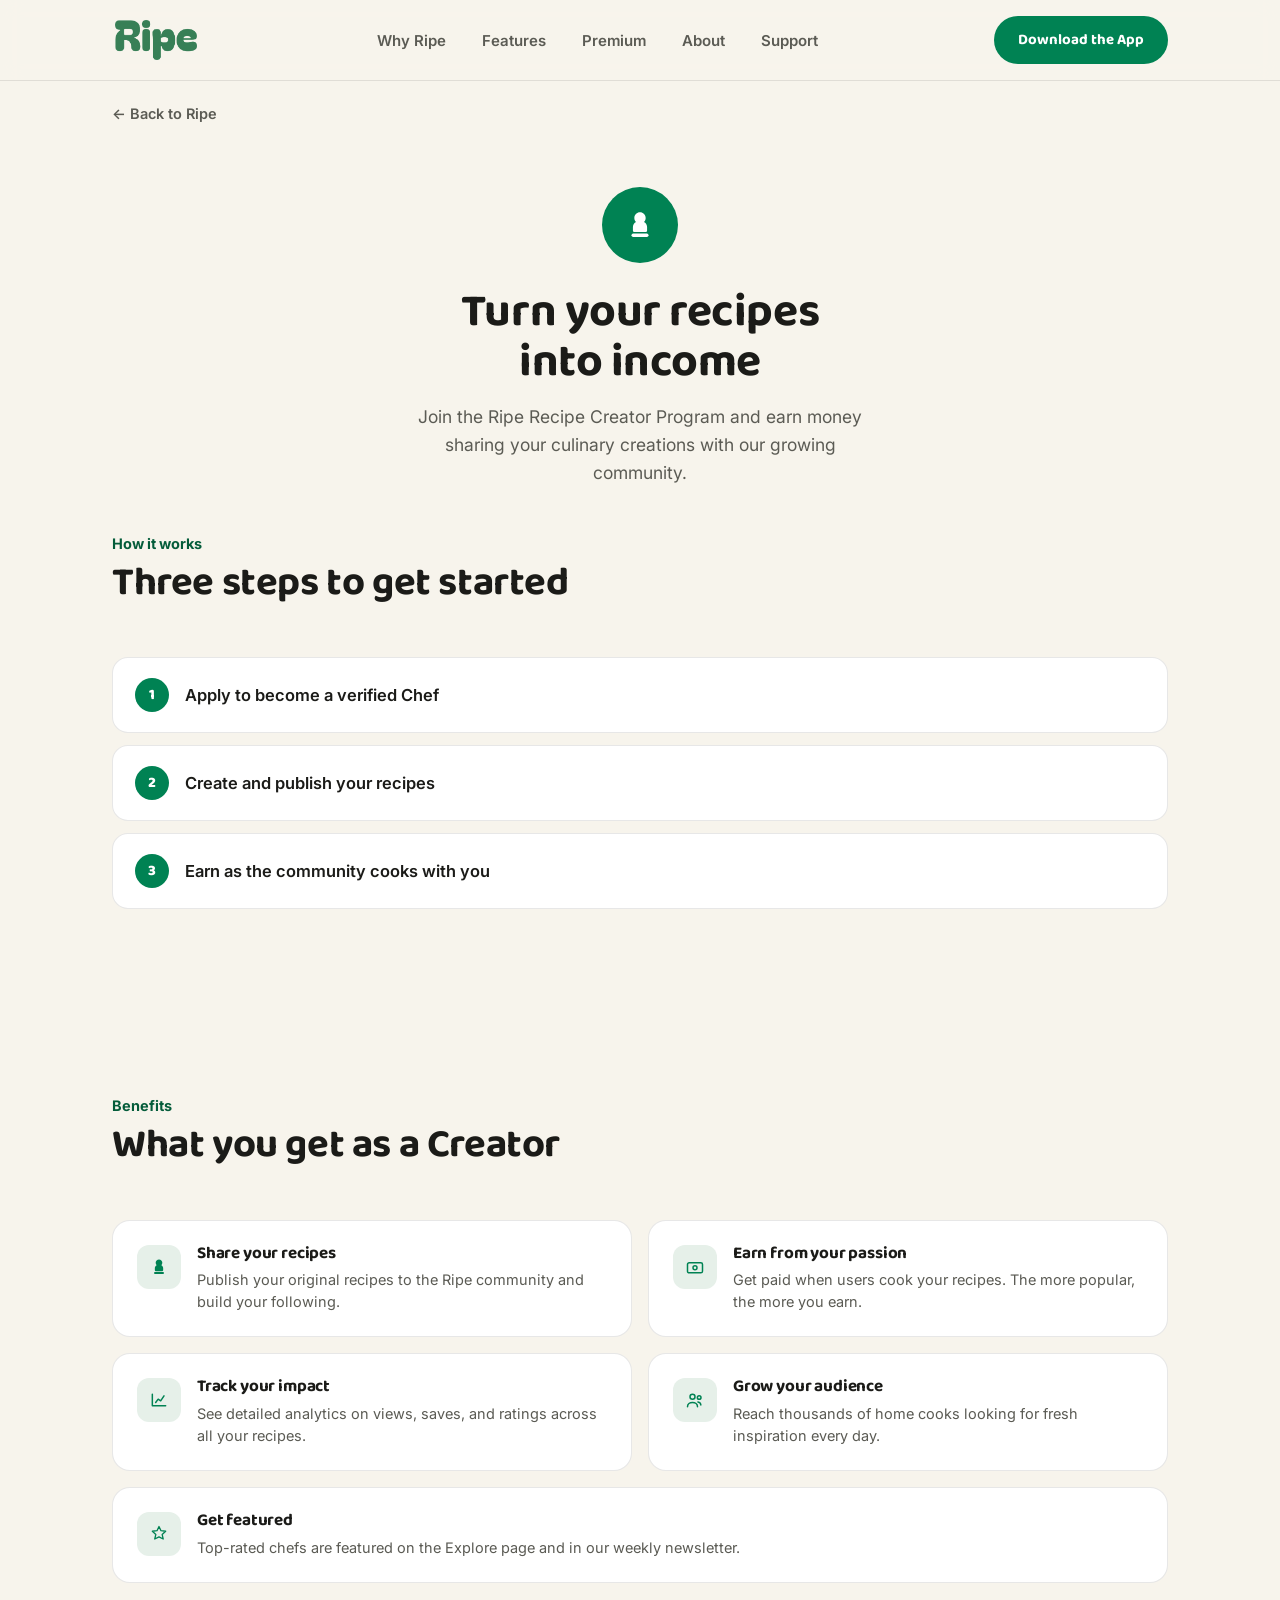
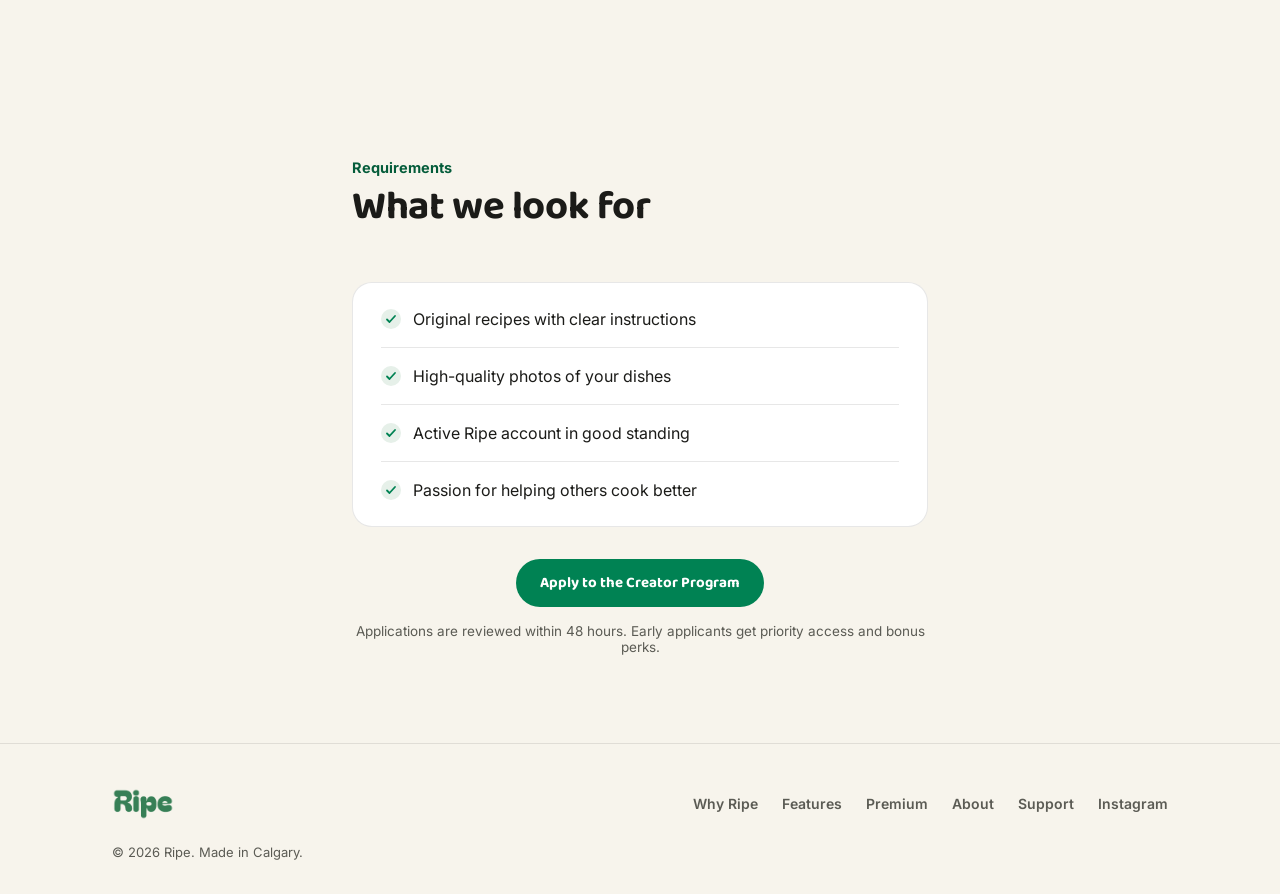
<file: creator-program.html>
<!DOCTYPE html>
<html lang="en">
<head>
<meta charset="UTF-8">
<meta name="viewport" content="width=device-width, initial-scale=1.0">
<title>Recipe Creator Program: Ripe</title>
<meta name="description" content="Join the Ripe Recipe Creator Program. Publish your original recipes to the Ripe community and earn as people cook with them.">
<link rel="icon" href="assets/favicon">
<link rel="preconnect" href="https://fonts.googleapis.com">
<link rel="preconnect" href="https://fonts.gstatic.com" crossorigin>
<link href="https://fonts.googleapis.com/css2?family=Baloo+2:wght@500;600;700;800&family=Inter:wght@400;500;600;700&display=swap" rel="stylesheet">
<link rel="stylesheet" href="styles.css">
</head>
<body>

<header>
  <nav>
    <a href="index.html" class="logo-mark"><img src="assets/logo.png" alt="Ripe"></a>
    <div class="nav-links">
      <a href="index.html#why">Why Ripe</a>
      <a href="index.html#features">Features</a>
      <a href="index.html#premium">Premium</a>
      <a href="index.html#about">About</a>
      <a href="index.html#support">Support</a>
    </div>
    <a href="https://apps.apple.com/ca/app/ripe-kitchen-companion/id6810508229" class="btn btn-primary nav-cta">Download the App</a>
    <button class="burger" id="burgerBtn" aria-label="Menu">
      <span></span><span></span><span></span>
    </button>
  </nav>
  <div id="mobile-menu">
    <a href="index.html#why">Why Ripe</a>
    <a href="index.html#features">Features</a>
    <a href="index.html#premium">Premium</a>
    <a href="index.html#about">About</a>
    <a href="index.html#support">Support</a>
    <a href="https://apps.apple.com/ca/app/ripe-kitchen-companion/id6810508229" class="btn btn-primary" style="margin-top:12px;">Download the App</a>
  </div>
</header>

<div class="wrap">
  <a href="index.html" class="back-link">&larr; Back to Ripe</a>
</div>

<section class="creator-hero reveal">
  <div class="wrap">
    <div class="creator-icon-circle">
      <svg width="34" height="34" viewBox="0 0 24 24" fill="none">
        <path d="M12 3C9.79 3 8 4.79 8 7c0 1.12.46 2.13 1.2 2.86C7.9 10.5 7 11.85 7 13.4V16a1 1 0 001 1h8a1 1 0 001-1v-2.6c0-1.55-.9-2.9-2.2-3.54.74-.73 1.2-1.74 1.2-2.86 0-2.21-1.79-4-4-4z" fill="#fff"/>
        <rect x="6" y="18" width="12" height="2.4" rx="1.2" fill="#fff"/>
      </svg>
    </div>
    <h1>Turn your recipes into income</h1>
    <p>Join the Ripe Recipe Creator Program and earn money sharing your culinary creations with our growing community.</p>
  </div>
</section>

<section style="padding-top:24px;">
  <div class="wrap">
    <div class="section-head reveal">
      <span class="kicker">How it works</span>
      <h2>Three steps to get started</h2>
    </div>
    <div class="step-row reveal">
      <div class="step-row-num">1</div>
      <p>Apply to become a verified Chef</p>
    </div>
    <div class="step-row reveal">
      <div class="step-row-num">2</div>
      <p>Create and publish your recipes</p>
    </div>
    <div class="step-row reveal">
      <div class="step-row-num">3</div>
      <p>Earn as the community cooks with you</p>
    </div>
  </div>
</section>

<section>
  <div class="wrap">
    <div class="section-head reveal">
      <span class="kicker">Benefits</span>
      <h2>What you get as a Creator</h2>
    </div>
    <div class="benefit-grid">
      <div class="benefit-card reveal">
        <div class="icon-chip">
          <svg width="20" height="20" viewBox="0 0 24 24" fill="none"><path d="M12 3C9.79 3 8 4.79 8 7c0 1.12.46 2.13 1.2 2.86C7.9 10.5 7 11.85 7 13.4V16a1 1 0 001 1h8a1 1 0 001-1v-2.6c0-1.55-.9-2.9-2.2-3.54.74-.73 1.2-1.74 1.2-2.86 0-2.21-1.79-4-4-4z" fill="#008253"/><rect x="6" y="18" width="12" height="2.4" rx="1.2" fill="#008253"/></svg>
        </div>
        <div>
          <h3>Share your recipes</h3>
          <p>Publish your original recipes to the Ripe community and build your following.</p>
        </div>
      </div>
      <div class="benefit-card reveal">
        <div class="icon-chip">
          <svg width="20" height="20" viewBox="0 0 24 24" fill="none"><rect x="3" y="7" width="18" height="12" rx="2" stroke="#008253" stroke-width="1.8"/><circle cx="12" cy="13" r="2.4" stroke="#008253" stroke-width="1.8"/></svg>
        </div>
        <div>
          <h3>Earn from your passion</h3>
          <p>Get paid when users cook your recipes. The more popular, the more you earn.</p>
        </div>
      </div>
      <div class="benefit-card reveal">
        <div class="icon-chip">
          <svg width="20" height="20" viewBox="0 0 24 24" fill="none"><path d="M4 19V5M4 19h16M8 15l3-4 3 2 4-6" stroke="#008253" stroke-width="1.8" stroke-linecap="round" stroke-linejoin="round"/></svg>
        </div>
        <div>
          <h3>Track your impact</h3>
          <p>See detailed analytics on views, saves, and ratings across all your recipes.</p>
        </div>
      </div>
      <div class="benefit-card reveal">
        <div class="icon-chip">
          <svg width="20" height="20" viewBox="0 0 24 24" fill="none"><circle cx="9" cy="8" r="3" stroke="#008253" stroke-width="1.8"/><path d="M3 20c0-3 2.7-5 6-5s6 2 6 5" stroke="#008253" stroke-width="1.8" stroke-linecap="round"/><circle cx="17" cy="9" r="2.2" stroke="#008253" stroke-width="1.8"/><path d="M15.5 14.3c2.2.4 3.5 1.9 3.5 3.7" stroke="#008253" stroke-width="1.8" stroke-linecap="round"/></svg>
        </div>
        <div>
          <h3>Grow your audience</h3>
          <p>Reach thousands of home cooks looking for fresh inspiration every day.</p>
        </div>
      </div>
      <div class="benefit-card reveal" style="grid-column:1 / -1;">
        <div class="icon-chip">
          <svg width="20" height="20" viewBox="0 0 24 24" fill="none"><path d="M12 3l2.4 5 5.6.7-4.2 3.8 1.2 5.5L12 15.4 6.9 18l1.3-5.5L4 8.7 9.6 8z" stroke="#008253" stroke-width="1.6" stroke-linejoin="round"/></svg>
        </div>
        <div>
          <h3>Get featured</h3>
          <p>Top-rated chefs are featured on the Explore page and in our weekly newsletter.</p>
        </div>
      </div>
    </div>
  </div>
</section>

<section>
  <div class="wrap" style="max-width:640px;">
    <div class="section-head reveal">
      <span class="kicker">Requirements</span>
      <h2>What we look for</h2>
    </div>
    <div class="requirements-card reveal">
      <div class="req-item"><svg width="20" height="20" viewBox="0 0 20 20" fill="none"><circle cx="10" cy="10" r="10" fill="#E6F0E9"/><path d="M6 10.5l2.5 2.5L14 7" stroke="#008253" stroke-width="1.8" stroke-linecap="round" stroke-linejoin="round"/></svg>Original recipes with clear instructions</div>
      <div class="req-item"><svg width="20" height="20" viewBox="0 0 20 20" fill="none"><circle cx="10" cy="10" r="10" fill="#E6F0E9"/><path d="M6 10.5l2.5 2.5L14 7" stroke="#008253" stroke-width="1.8" stroke-linecap="round" stroke-linejoin="round"/></svg>High-quality photos of your dishes</div>
      <div class="req-item"><svg width="20" height="20" viewBox="0 0 20 20" fill="none"><circle cx="10" cy="10" r="10" fill="#E6F0E9"/><path d="M6 10.5l2.5 2.5L14 7" stroke="#008253" stroke-width="1.8" stroke-linecap="round" stroke-linejoin="round"/></svg>Active Ripe account in good standing</div>
      <div class="req-item"><svg width="20" height="20" viewBox="0 0 20 20" fill="none"><circle cx="10" cy="10" r="10" fill="#E6F0E9"/><path d="M6 10.5l2.5 2.5L14 7" stroke="#008253" stroke-width="1.8" stroke-linecap="round" stroke-linejoin="round"/></svg>Passion for helping others cook better</div>
    </div>
    <div class="creator-cta-block">
      <a href="mailto:creators@ripeapp.ca?subject=Recipe%20Creator%20Program%20application" class="btn btn-primary">Apply to the Creator Program</a>
      <p class="creator-cta-note">Applications are reviewed within 48 hours. Early applicants get priority access and bonus perks.</p>
    </div>
  </div>
</section>

<footer>
  <div class="wrap">
    <div class="footer-grid">
      <div class="footer-left">
        <img src="assets/logo.png" alt="Ripe">
      </div>
      <div class="footer-links">
        <a href="index.html#why">Why Ripe</a>
        <a href="index.html#features">Features</a>
        <a href="index.html#premium">Premium</a>
        <a href="index.html#about">About</a>
        <a href="index.html#support">Support</a>
        <a href="https://instagram.com/ripeapp.ca" target="_blank" rel="noopener">Instagram</a>
      </div>
    </div>
    <p class="footer-copy">© 2026 Ripe. Made in Calgary.</p>
  </div>
</footer>

<script>
  const burger = document.getElementById('burgerBtn');
  const menu = document.getElementById('mobile-menu');
  burger.addEventListener('click', () => menu.classList.toggle('open'));
  menu.querySelectorAll('a').forEach(a => a.addEventListener('click', () => menu.classList.remove('open')));

  const revealEls = document.querySelectorAll('.reveal');
  if ('IntersectionObserver' in window && revealEls.length) {
    const io = new IntersectionObserver((entries) => {
      entries.forEach((entry) => {
        if (entry.isIntersecting) {
          entry.target.classList.add('is-visible');
          io.unobserve(entry.target);
        }
      });
    }, { threshold: 0.15, rootMargin: '0px 0px -60px 0px' });
    revealEls.forEach((el) => io.observe(el));
  } else {
    revealEls.forEach((el) => el.classList.add('is-visible'));
  }

</script>

</body>
</html>
</file>
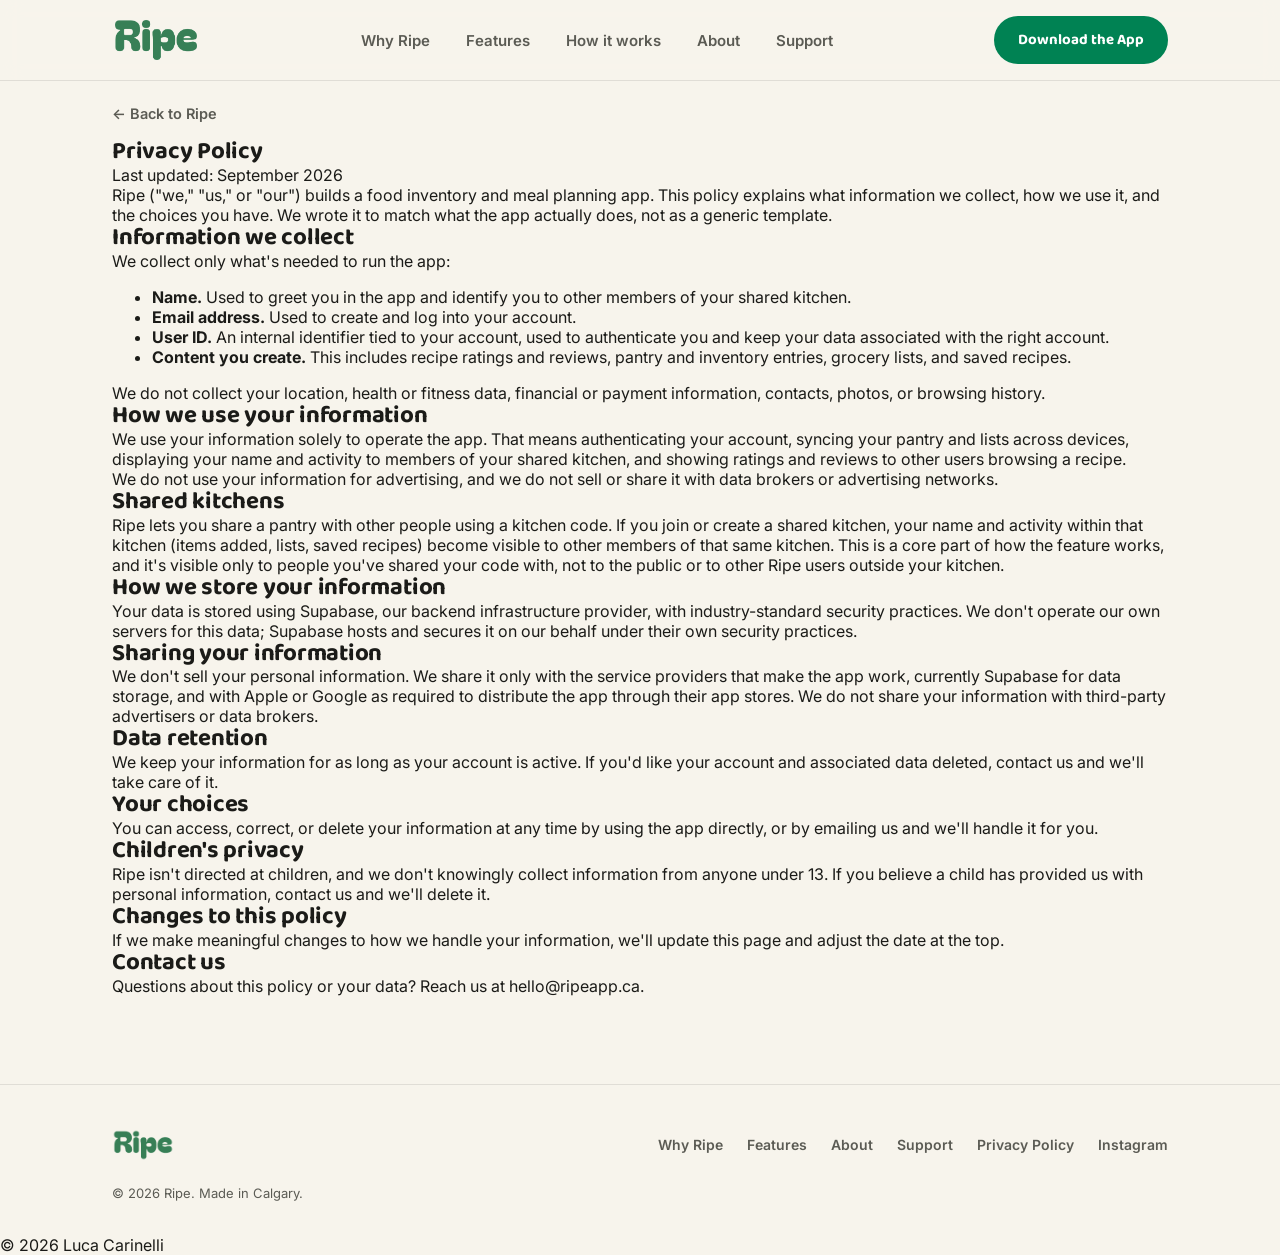
<file: privacy.html>
<!DOCTYPE html>
<html lang="en">
<head>
<meta charset="UTF-8">
<meta name="viewport" content="width=device-width, initial-scale=1.0">
<title>Privacy Policy: Ripe</title>
<meta name="description" content="How Ripe collects, uses, and protects your information.">
<link rel="icon" href="assets/favicon.png">
<link rel="preconnect" href="https://fonts.googleapis.com">
<link rel="preconnect" href="https://fonts.gstatic.com" crossorigin>
<link href="https://fonts.googleapis.com/css2?family=Baloo+2:wght@500;600;700;800&family=Inter:wght@400;500;600;700&display=swap" rel="stylesheet">
<link rel="stylesheet" href="styles.css">
</head>
<body>

<header>
  <nav>
      <a href="index.html" class="logo-mark"><img src="assets/logo.png" alt="Ripe"></a>
          <div class="nav-links">
                <a href="index.html#why">Why Ripe</a>
                      <a href="index.html#features">Features</a>
                            <a href="index.html#how">How it works</a>
                                  <a href="index.html#about">About</a>
                                        <a href="index.html#support">Support</a>
                                            </div>
                                                <a href="https://apps.apple.com/ca/app/ripe-kitchen-companion/id6810508229" class="btn btn-primary nav-cta">Download the App</a>
                                                    <button class="burger" id="burgerBtn" aria-label="Menu">
                                                          <span></span><span></span><span></span>
                                                              </button>
                                                                </nav>
                                                                  <div id="mobile-menu">
                                                                      <a href="index.html#why">Why Ripe</a>
                                                                          <a href="index.html#features">Features</a>
                                                                              <a href="index.html#how">How it works</a>
                                                                                  <a href="index.html#about">About</a>
                                                                                      <a href="index.html#support">Support</a>
                                                                                          <a href="https://apps.apple.com/ca/app/ripe-kitchen-companion/id6810508229" class="btn btn-primary" style="margin-top:12px;">Download the App</a>
                                                                                            </div>
                                                                                            </header>
                                                                                            
                                                                                            <div class="wrap">
                                                                                              <a href="index.html" class="back-link">&larr; Back to Ripe</a>
                                                                                              </div>
                                                                                              
                                                                                              <section style="padding-top:16px;">
                                                                                                <div class="wrap">
                                                                                                    <div class="policy">
                                                                                                          <h1>Privacy Policy</h1>
                                                                                                                <p class="updated">Last updated: September 2026</p>
                                                                                                                
                                                                                                                      <p>Ripe ("we," "us," or "our") builds a food inventory and meal planning app. This policy explains what information we collect, how we use it, and the choices you have. We wrote it to match what the app actually does, not as a generic template.</p>
                                                                                                                      
                                                                                                                            <h2>Information we collect</h2>
                                                                                                                                  <p>We collect only what's needed to run the app:</p>
                                                                                                                                        <ul>
                                                                                                                                                <li><strong>Name.</strong> Used to greet you in the app and identify you to other members of your shared kitchen.</li>
                                                                                                                                                        <li><strong>Email address.</strong> Used to create and log into your account.</li>
                                                                                                                                                                <li><strong>User ID.</strong> An internal identifier tied to your account, used to authenticate you and keep your data associated with the right account.</li>
                                                                                                                                                                        <li><strong>Content you create.</strong> This includes recipe ratings and reviews, pantry and inventory entries, grocery lists, and saved recipes.</li>
                                                                                                                                                                              </ul>
                                                                                                                                                                                    <p>We do not collect your location, health or fitness data, financial or payment information, contacts, photos, or browsing history.</p>
                                                                                                                                                                                    
                                                                                                                                                                                          <h2>How we use your information</h2>
                                                                                                                                                                                                <p>We use your information solely to operate the app. That means authenticating your account, syncing your pantry and lists across devices, displaying your name and activity to members of your shared kitchen, and showing ratings and reviews to other users browsing a recipe.</p>
                                                                                                                                                                                                      <p>We do not use your information for advertising, and we do not sell or share it with data brokers or advertising networks.</p>
                                                                                                                                                                                                      
                                                                                                                                                                                                            <h2>Shared kitchens</h2>
                                                                                                                                                                                                                  <p>Ripe lets you share a pantry with other people using a kitchen code. If you join or create a shared kitchen, your name and activity within that kitchen (items added, lists, saved recipes) become visible to other members of that same kitchen. This is a core part of how the feature works, and it's visible only to people you've shared your code with, not to the public or to other Ripe users outside your kitchen.</p>
                                                                                                                                                                                                                  
                                                                                                                                                                                                                        <h2>How we store your information</h2>
                                                                                                                                                                                                                              <p>Your data is stored using Supabase, our backend infrastructure provider, with industry-standard security practices. We don't operate our own servers for this data; Supabase hosts and secures it on our behalf under their own security practices.</p>
                                                                                                                                                                                                                              
                                                                                                                                                                                                                                    <h2>Sharing your information</h2>
                                                                                                                                                                                                                                          <p>We don't sell your personal information. We share it only with the service providers that make the app work, currently Supabase for data storage, and with Apple or Google as required to distribute the app through their app stores. We do not share your information with third-party advertisers or data brokers.</p>
                                                                                                                                                                                                                                          
                                                                                                                                                                                                                                                <h2>Data retention</h2>
                                                                                                                                                                                                                                                      <p>We keep your information for as long as your account is active. If you'd like your account and associated data deleted, contact us and we'll take care of it.</p>
                                                                                                                                                                                                                                                      
                                                                                                                                                                                                                                                            <h2>Your choices</h2>
                                                                                                                                                                                                                                                                  <p>You can access, correct, or delete your information at any time by using the app directly, or by emailing us and we'll handle it for you.</p>
                                                                                                                                                                                                                                                                  
                                                                                                                                                                                                                                                                        <h2>Children's privacy</h2>
                                                                                                                                                                                                                                                                              <p>Ripe isn't directed at children, and we don't knowingly collect information from anyone under 13. If you believe a child has provided us with personal information, contact us and we'll delete it.</p>
                                                                                                                                                                                                                                                                              
                                                                                                                                                                                                                                                                                    <h2>Changes to this policy</h2>
                                                                                                                                                                                                                                                                                          <p>If we make meaningful changes to how we handle your information, we'll update this page and adjust the date at the top.</p>
                                                                                                                                                                                                                                                                                          
                                                                                                                                                                                                                                                                                                <h2>Contact us</h2>
                                                                                                                                                                                                                                                                                                      <p>Questions about this policy or your data? Reach us at <a href="mailto:hello@ripeapp.ca">hello@ripeapp.ca</a>.</p>
                                                                                                                                                                                                                                                                                                          </div>
                                                                                                                                                                                                                                                                                                            </div>
                                                                                                                                                                                                                                                                                                            </section>
                                                                                                                                                                                                                                                                                                            
                                                                                                                                                                                                                                                                                                            <footer>
                                                                                                                                                                                                                                                                                                              <div class="wrap">
                                                                                                                                                                                                                                                                                                                  <div class="footer-grid">
                                                                                                                                                                                                                                                                                                                        <div class="footer-left">
                                                                                                                                                                                                                                                                                                                                <img src="assets/logo.png" alt="Ripe">
                                                                                                                                                                                                                                                                                                                                      </div>
                                                                                                                                                                                                                                                                                                                                            <div class="footer-links">
                                                                                                                                                                                                                                                                                                                                                    <a href="index.html#why">Why Ripe</a>
                                                                                                                                                                                                                                                                                                                                                            <a href="index.html#features">Features</a>
                                                                                                                                                                                                                                                                                                                                                                    <a href="index.html#about">About</a>
                                                                                                                                                                                                                                                                                                                                                                            <a href="index.html#support">Support</a>
                                                                                                                                                                                                                                                                                                                                                                                    <a href="privacy.html">Privacy Policy</a>
                                                                                                                                                                                                                                                                                                                                                                                            <a href="https://instagram.com/ripeapp.ca" target="_blank" rel="noopener">Instagram</a>
                                                                                                                                                                                                                                                                                                                                                                                                  </div>
                                                                                                                                                                                                                                                                                                                                                                                                      </div>
                                                                                                                                                                                                                                                                                                                                                                                                          <p class="footer-copy">© 2026 Ripe. Made in Calgary.</p>
                                                                                                                                                                                                                                                                                                                                                                                                            </div>
                                                                                                                                                                                                                                                                                                                                                                                                            </footer>
                                                                                                                                                                                                                                                                                                                                                                                                            
                                                                                                                                                                                                                                                                                                                                                                                                            <script>
                                                                                                                                                                                                                                                                                                                                                                                                              const burger = document.getElementById('burgerBtn');
                                                                                                                                                                                                                                                                                                                                                                                                                const menu = document.getElementById('mobile-menu');
                                                                                                                                                                                                                                                                                                                                                                                                                  burger.addEventListener('click', () => menu.classList.toggle('open'));
                                                                                                                                                                                                                                                                                                                                                                                                                    menu.querySelectorAll('a').forEach(a => a.addEventListener('click', () => menu.classList.remove('open')));
                                                                                                                                                                                                                                                                                                                                                                                                                    </script>
                                                                                                                                                                                                                                                                                                                                                                                                                    
                                                                                                                                                                                                                                                                                                                                                                                                                    </body>
                                                                                                                                                                                                                                                                                                                                                                                                                    </html>
                                                                                                                                                                                                                                                                                                                                                                                                                    © 2026 Luca Carinelli
</file>
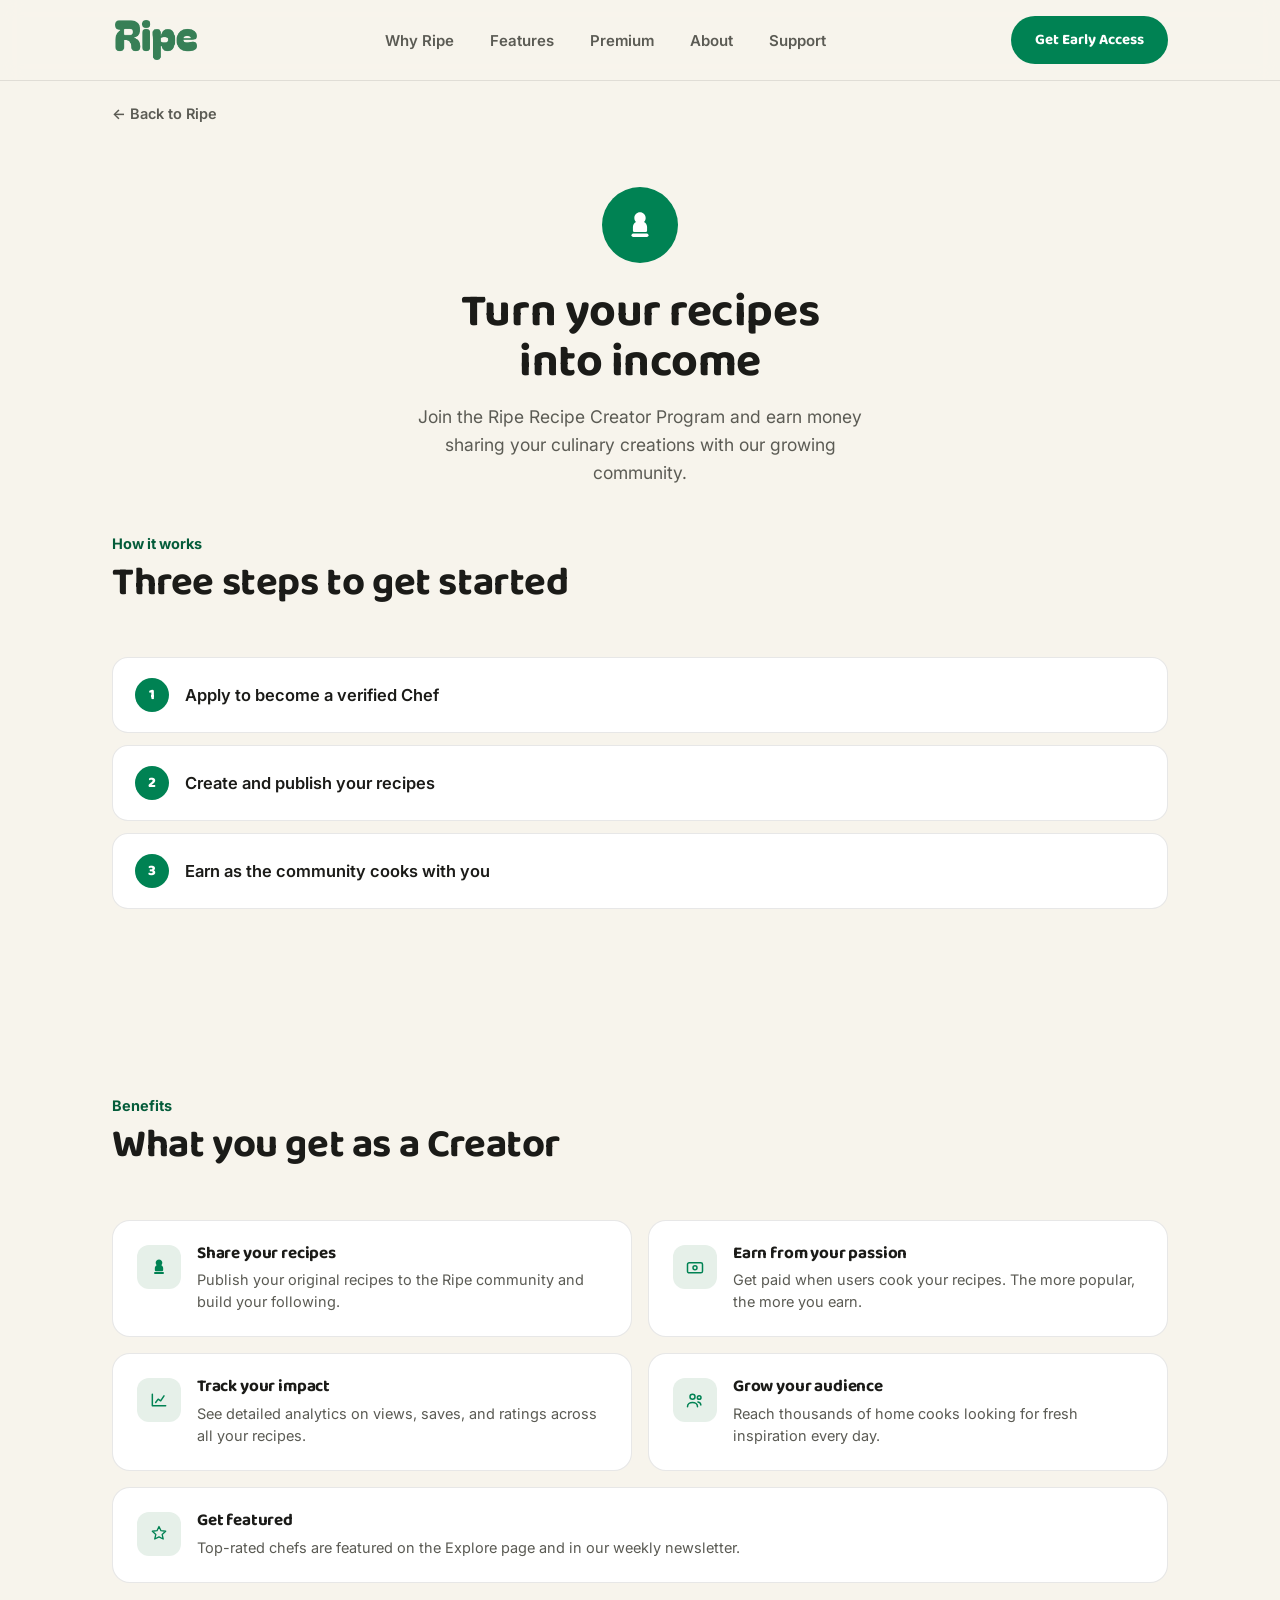
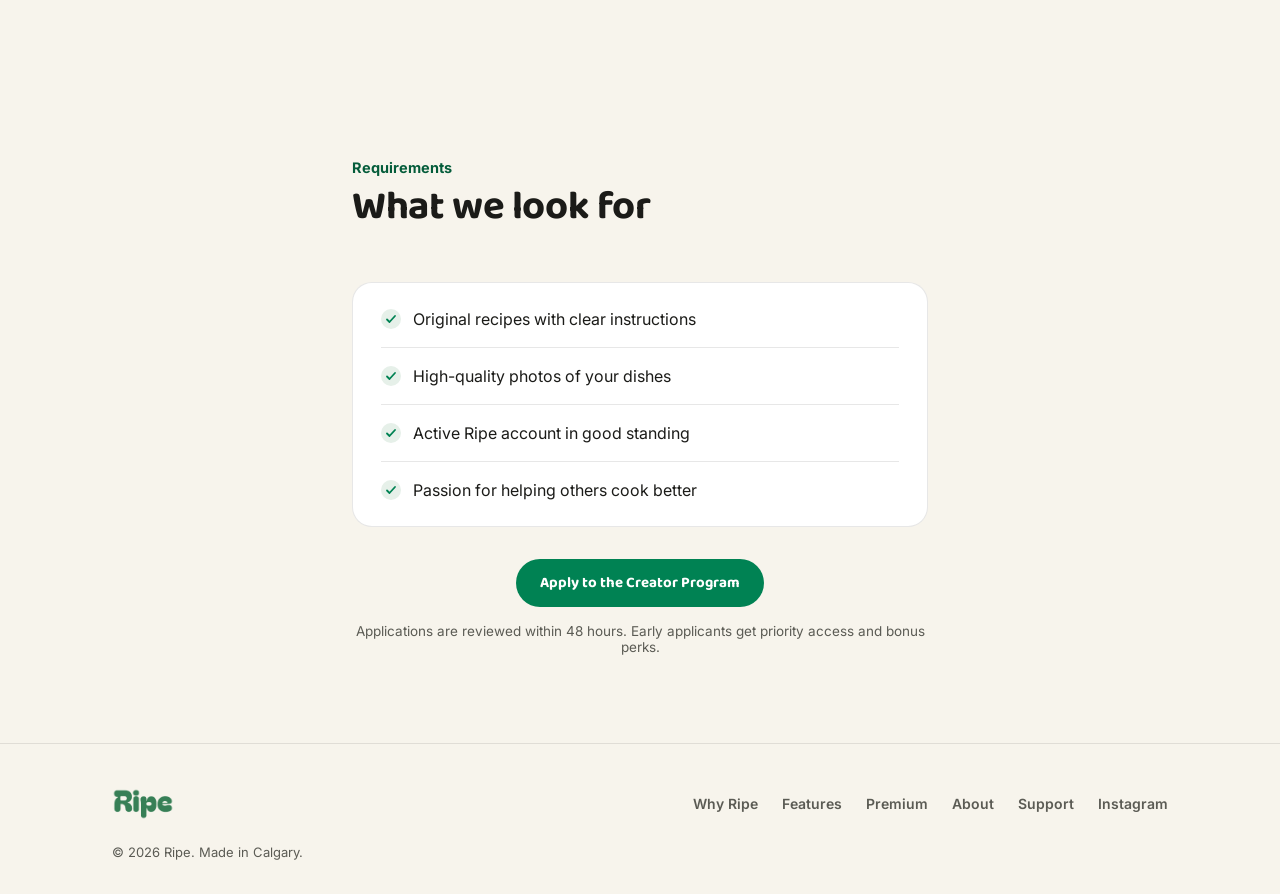
<file: ripe-website 2/creator-program.html>
<!DOCTYPE html>
<html lang="en">
<head>
<meta charset="UTF-8">
<meta name="viewport" content="width=device-width, initial-scale=1.0">
<title>Recipe Creator Program: Ripe</title>
<meta name="description" content="Join the Ripe Recipe Creator Program. Publish your original recipes to the Ripe community and earn as people cook with them.">
<link rel="icon" href="assets/logo.png">
<link rel="preconnect" href="https://fonts.googleapis.com">
<link rel="preconnect" href="https://fonts.gstatic.com" crossorigin>
<link href="https://fonts.googleapis.com/css2?family=Baloo+2:wght@500;600;700;800&family=Inter:wght@400;500;600;700&display=swap" rel="stylesheet">
<link rel="stylesheet" href="styles.css">
</head>
<body>

<header>
  <nav>
    <a href="index.html" class="logo-mark"><img src="assets/logo.png" alt="Ripe"></a>
    <div class="nav-links">
      <a href="index.html#why">Why Ripe</a>
      <a href="index.html#features">Features</a>
      <a href="index.html#premium">Premium</a>
      <a href="index.html#about">About</a>
      <a href="index.html#support">Support</a>
    </div>
    <a href="index.html#early-access" class="btn btn-primary nav-cta">Get Early Access</a>
    <button class="burger" id="burgerBtn" aria-label="Menu">
      <span></span><span></span><span></span>
    </button>
  </nav>
  <div id="mobile-menu">
    <a href="index.html#why">Why Ripe</a>
    <a href="index.html#features">Features</a>
    <a href="index.html#premium">Premium</a>
    <a href="index.html#about">About</a>
    <a href="index.html#support">Support</a>
    <a href="index.html#early-access" class="btn btn-primary" style="margin-top:12px;">Get Early Access</a>
  </div>
</header>

<div class="wrap">
  <a href="index.html" class="back-link">&larr; Back to Ripe</a>
</div>

<section class="creator-hero reveal">
  <div class="wrap">
    <div class="creator-icon-circle">
      <svg width="34" height="34" viewBox="0 0 24 24" fill="none">
        <path d="M12 3C9.79 3 8 4.79 8 7c0 1.12.46 2.13 1.2 2.86C7.9 10.5 7 11.85 7 13.4V16a1 1 0 001 1h8a1 1 0 001-1v-2.6c0-1.55-.9-2.9-2.2-3.54.74-.73 1.2-1.74 1.2-2.86 0-2.21-1.79-4-4-4z" fill="#fff"/>
        <rect x="6" y="18" width="12" height="2.4" rx="1.2" fill="#fff"/>
      </svg>
    </div>
    <h1>Turn your recipes into income</h1>
    <p>Join the Ripe Recipe Creator Program and earn money sharing your culinary creations with our growing community.</p>
  </div>
</section>

<section style="padding-top:24px;">
  <div class="wrap">
    <div class="section-head reveal">
      <span class="kicker">How it works</span>
      <h2>Three steps to get started</h2>
    </div>
    <div class="step-row reveal">
      <div class="step-row-num">1</div>
      <p>Apply to become a verified Chef</p>
    </div>
    <div class="step-row reveal">
      <div class="step-row-num">2</div>
      <p>Create and publish your recipes</p>
    </div>
    <div class="step-row reveal">
      <div class="step-row-num">3</div>
      <p>Earn as the community cooks with you</p>
    </div>
  </div>
</section>

<section>
  <div class="wrap">
    <div class="section-head reveal">
      <span class="kicker">Benefits</span>
      <h2>What you get as a Creator</h2>
    </div>
    <div class="benefit-grid">
      <div class="benefit-card reveal">
        <div class="icon-chip">
          <svg width="20" height="20" viewBox="0 0 24 24" fill="none"><path d="M12 3C9.79 3 8 4.79 8 7c0 1.12.46 2.13 1.2 2.86C7.9 10.5 7 11.85 7 13.4V16a1 1 0 001 1h8a1 1 0 001-1v-2.6c0-1.55-.9-2.9-2.2-3.54.74-.73 1.2-1.74 1.2-2.86 0-2.21-1.79-4-4-4z" fill="#008253"/><rect x="6" y="18" width="12" height="2.4" rx="1.2" fill="#008253"/></svg>
        </div>
        <div>
          <h3>Share your recipes</h3>
          <p>Publish your original recipes to the Ripe community and build your following.</p>
        </div>
      </div>
      <div class="benefit-card reveal">
        <div class="icon-chip">
          <svg width="20" height="20" viewBox="0 0 24 24" fill="none"><rect x="3" y="7" width="18" height="12" rx="2" stroke="#008253" stroke-width="1.8"/><circle cx="12" cy="13" r="2.4" stroke="#008253" stroke-width="1.8"/></svg>
        </div>
        <div>
          <h3>Earn from your passion</h3>
          <p>Get paid when users cook your recipes. The more popular, the more you earn.</p>
        </div>
      </div>
      <div class="benefit-card reveal">
        <div class="icon-chip">
          <svg width="20" height="20" viewBox="0 0 24 24" fill="none"><path d="M4 19V5M4 19h16M8 15l3-4 3 2 4-6" stroke="#008253" stroke-width="1.8" stroke-linecap="round" stroke-linejoin="round"/></svg>
        </div>
        <div>
          <h3>Track your impact</h3>
          <p>See detailed analytics on views, saves, and ratings across all your recipes.</p>
        </div>
      </div>
      <div class="benefit-card reveal">
        <div class="icon-chip">
          <svg width="20" height="20" viewBox="0 0 24 24" fill="none"><circle cx="9" cy="8" r="3" stroke="#008253" stroke-width="1.8"/><path d="M3 20c0-3 2.7-5 6-5s6 2 6 5" stroke="#008253" stroke-width="1.8" stroke-linecap="round"/><circle cx="17" cy="9" r="2.2" stroke="#008253" stroke-width="1.8"/><path d="M15.5 14.3c2.2.4 3.5 1.9 3.5 3.7" stroke="#008253" stroke-width="1.8" stroke-linecap="round"/></svg>
        </div>
        <div>
          <h3>Grow your audience</h3>
          <p>Reach thousands of home cooks looking for fresh inspiration every day.</p>
        </div>
      </div>
      <div class="benefit-card reveal" style="grid-column:1 / -1;">
        <div class="icon-chip">
          <svg width="20" height="20" viewBox="0 0 24 24" fill="none"><path d="M12 3l2.4 5 5.6.7-4.2 3.8 1.2 5.5L12 15.4 6.9 18l1.3-5.5L4 8.7 9.6 8z" stroke="#008253" stroke-width="1.6" stroke-linejoin="round"/></svg>
        </div>
        <div>
          <h3>Get featured</h3>
          <p>Top-rated chefs are featured on the Explore page and in our weekly newsletter.</p>
        </div>
      </div>
    </div>
  </div>
</section>

<section>
  <div class="wrap" style="max-width:640px;">
    <div class="section-head reveal">
      <span class="kicker">Requirements</span>
      <h2>What we look for</h2>
    </div>
    <div class="requirements-card reveal">
      <div class="req-item"><svg width="20" height="20" viewBox="0 0 20 20" fill="none"><circle cx="10" cy="10" r="10" fill="#E6F0E9"/><path d="M6 10.5l2.5 2.5L14 7" stroke="#008253" stroke-width="1.8" stroke-linecap="round" stroke-linejoin="round"/></svg>Original recipes with clear instructions</div>
      <div class="req-item"><svg width="20" height="20" viewBox="0 0 20 20" fill="none"><circle cx="10" cy="10" r="10" fill="#E6F0E9"/><path d="M6 10.5l2.5 2.5L14 7" stroke="#008253" stroke-width="1.8" stroke-linecap="round" stroke-linejoin="round"/></svg>High-quality photos of your dishes</div>
      <div class="req-item"><svg width="20" height="20" viewBox="0 0 20 20" fill="none"><circle cx="10" cy="10" r="10" fill="#E6F0E9"/><path d="M6 10.5l2.5 2.5L14 7" stroke="#008253" stroke-width="1.8" stroke-linecap="round" stroke-linejoin="round"/></svg>Active Ripe account in good standing</div>
      <div class="req-item"><svg width="20" height="20" viewBox="0 0 20 20" fill="none"><circle cx="10" cy="10" r="10" fill="#E6F0E9"/><path d="M6 10.5l2.5 2.5L14 7" stroke="#008253" stroke-width="1.8" stroke-linecap="round" stroke-linejoin="round"/></svg>Passion for helping others cook better</div>
    </div>
    <div class="creator-cta-block">
      <a href="mailto:creators@ripeapp.ca?subject=Recipe%20Creator%20Program%20application" class="btn btn-primary">Apply to the Creator Program</a>
      <p class="creator-cta-note">Applications are reviewed within 48 hours. Early applicants get priority access and bonus perks.</p>
    </div>
  </div>
</section>

<footer>
  <div class="wrap">
    <div class="footer-grid">
      <div class="footer-left">
        <img src="assets/logo.png" alt="Ripe">
      </div>
      <div class="footer-links">
        <a href="index.html#why">Why Ripe</a>
        <a href="index.html#features">Features</a>
        <a href="index.html#premium">Premium</a>
        <a href="index.html#about">About</a>
        <a href="index.html#support">Support</a>
        <a href="https://instagram.com/ripeapp.ca" target="_blank" rel="noopener">Instagram</a>
      </div>
    </div>
    <p class="footer-copy">© 2026 Ripe. Made in Calgary.</p>
  </div>
</footer>

<script>
  const burger = document.getElementById('burgerBtn');
  const menu = document.getElementById('mobile-menu');
  burger.addEventListener('click', () => menu.classList.toggle('open'));
  menu.querySelectorAll('a').forEach(a => a.addEventListener('click', () => menu.classList.remove('open')));

  const revealEls = document.querySelectorAll('.reveal');
  if ('IntersectionObserver' in window && revealEls.length) {
    const io = new IntersectionObserver((entries) => {
      entries.forEach((entry) => {
        if (entry.isIntersecting) {
          entry.target.classList.add('is-visible');
          io.unobserve(entry.target);
        }
      });
    }, { threshold: 0.15, rootMargin: '0px 0px -60px 0px' });
    revealEls.forEach((el) => io.observe(el));
  } else {
    revealEls.forEach((el) => el.classList.add('is-visible'));
  }

</script>

</body>
</html>
</file>
<file: styles.css>
:root{
    --cream: #F7F4EC;
    --cream-deep: #F0EBDF;
    --ink: #1B1B18;
    --ink-soft: #5B5B54;
    --green: #008253;
    --green-deep: #045C3A;
    --green-pale: #E6F0E9;
    --amber: #E8A33D;
    --tomato: #D9432E;
    --line: rgba(27,27,24,0.10);
    --radius: 22px;
  }
  *{box-sizing:border-box;}
  html{scroll-behavior:smooth;}
  body{
    margin:0;
    background:var(--cream);
    color:var(--ink);
    font-family:'Inter',sans-serif;
    -webkit-font-smoothing:antialiased;
  }
  h1,h2,h3,.display{
    font-family:'Baloo 2',sans-serif;
    font-weight:700;
    line-height:1.08;
    margin:0;
    letter-spacing:-0.01em;
  }
  p{margin:0;}
  a{color:inherit;text-decoration:none;}
  img{max-width:100%;display:block;}
  .wrap{max-width:1120px;margin:0 auto;padding:0 32px;}
  @media (max-width:640px){.wrap{padding:0 20px;}}

  /* ripeness bar. The signature device: green to amber to red, the freshness scale. */
  .ripeness-bar{
    height:6px;
    width:100%;
    background:linear-gradient(90deg, var(--green) 0%, var(--green) 55%, var(--amber) 78%, var(--tomato) 100%);
  }

  /* nav */
  header{
    position:sticky; top:0; z-index:50;
    background:rgba(247,244,236,0.88);
    backdrop-filter:blur(10px);
    border-bottom:1px solid var(--line);
  }
  nav{
    display:flex; align-items:center; justify-content:space-between;
    padding:16px 32px;
    max-width:1120px; margin:0 auto;
  }
  .logo-mark{display:flex; align-items:center; gap:8px;}
  .logo-mark img{height:46px; width:auto;}
  .nav-links{display:flex; gap:36px; align-items:center;}
  .nav-links a{font-size:15px; font-weight:600; color:var(--ink-soft); transition:color .15s;}
  .nav-links a:hover{color:var(--green-deep);}
  .btn{
    display:inline-flex; align-items:center; justify-content:center;
    padding:12px 24px; border-radius:100px;
    font-weight:700; font-size:15px;
    font-family:'Baloo 2',sans-serif;
    cursor:pointer; border:none;
    transition:transform .15s ease, box-shadow .15s ease;
  }
  .btn-primary{background:var(--green); color:#fff;}
  .btn-primary:hover{transform:translateY(-1px); box-shadow:0 8px 20px rgba(0,130,83,0.28);}
  .btn-ghost{background:transparent; color:var(--ink); border:1.5px solid var(--line);}
  .btn-ghost:hover{border-color:var(--green);}
  .nav-cta{display:none;}
  @media (min-width:860px){.nav-cta{display:inline-flex;}}
  .nav-links{display:none;}
  @media (min-width:860px){.nav-links{display:flex;}}
  .burger{display:flex; background:none; border:none; padding:8px; cursor:pointer;}
  @media (min-width:860px){.burger{display:none;}}
  .burger span{display:block; width:22px; height:2px; background:var(--ink); margin:4px 0;}
  #mobile-menu{
    display:none; flex-direction:column; gap:2px;
    padding:8px 20px 20px; border-top:1px solid var(--line);
  }
  #mobile-menu.open{display:flex;}
  #mobile-menu a{padding:12px 0; font-weight:600; border-bottom:1px solid var(--line);}

  /* hero */
  .hero{padding:76px 0 40px;}
  .hero-grid{
    display:grid; grid-template-columns:1fr; gap:48px; align-items:center;
  }
  @media (min-width:900px){.hero-grid{grid-template-columns:1.05fr 0.95fr; gap:40px;}}
  .eyebrow-pill{
    display:inline-flex; align-items:center; gap:8px;
    background:var(--green-pale); color:var(--green-deep);
    padding:8px 16px; border-radius:100px; font-size:13.5px; font-weight:600;
    margin-bottom:22px;
  }
  .eyebrow-pill .dot{width:7px; height:7px; border-radius:50%; background:var(--green);}
  .hero h1{font-size:clamp(2.4rem, 5vw, 3.6rem); max-width:11ch;}
  .hero h1 .accent{color:var(--green);}
  .hero-sub{
    font-size:19px; color:var(--ink-soft); max-width:46ch; margin-top:20px; line-height:1.55;
  }
  .hero-actions{display:flex; gap:14px; margin-top:32px; flex-wrap:wrap;}
  .hero-note{margin-top:16px; font-size:13.5px; color:var(--ink-soft);}

  /* iPhone-style device frame, reused for the hero and feature screenshots */
  .device-frame{
    position:relative;
    border-radius:38px;
    background:var(--ink);
    padding:12px;
    box-shadow:0 30px 70px -25px rgba(27,27,24,0.35);
  }
  .device-frame::before{
    content:"";
    position:absolute; top:9px; left:50%; transform:translateX(-50%);
    width:64px; height:16px; border-radius:100px; background:#000; z-index:2;
  }
  .device-frame img{border-radius:28px; width:100%; display:block;}
  .device-frame.large{max-width:320px; margin:0 auto; transform:rotate(2deg);}
  .device-frame.compact{max-width:250px; margin:0 auto;}
  .phone-glow{
    position:absolute; inset:-40px; z-index:-1;
    background:radial-gradient(60% 60% at 50% 40%, var(--green-pale), transparent 70%);
  }
  .phone-wrap{position:relative;}

  /* section rhythm */
  section{padding:88px 0;}
  @media (max-width:640px){section{padding:60px 0;}}
  .section-head{max-width:560px; margin-bottom:52px;}
  .section-head .kicker{color:var(--green-deep); font-weight:700; font-size:14.5px; margin-bottom:10px; display:block;}
  .section-head h2{font-size:clamp(1.8rem, 3.4vw, 2.5rem);}
  .section-head p{margin-top:14px; font-size:17px; color:var(--ink-soft); line-height:1.6;}

  /* why section */
  .why{background:var(--ink); color:var(--cream); border-radius:32px; margin:0 20px;}
  @media (min-width:860px){.why{margin:0 32px;}}
  .why-inner{padding:80px 40px;}
  @media (max-width:640px){.why-inner{padding:52px 24px;}}
  .why-grid{display:grid; grid-template-columns:1fr; gap:40px;}
  @media (min-width:860px){.why-grid{grid-template-columns:1fr 1fr; gap:64px;}}
  .why h2{font-size:clamp(1.9rem,3.6vw,2.6rem); color:#fff; max-width:14ch;}
  .stat{font-family:'Baloo 2',sans-serif; font-weight:800; font-size:clamp(2.6rem,6vw,3.6rem); color:var(--amber); line-height:1;}
  .stat-label{margin-top:10px; color:rgba(247,244,236,0.72); font-size:15.5px; max-width:34ch; line-height:1.5;}
  .why-copy{color:rgba(247,244,236,0.85); font-size:17px; line-height:1.65;}
  .why-copy p + p{margin-top:16px;}

  /* features */
  .feature-row{
    display:grid; grid-template-columns:1fr; gap:40px; align-items:center;
    padding:56px 0; border-top:1px solid var(--line);
  }
  .feature-row:last-child{border-bottom:1px solid var(--line);}
  @media (min-width:900px){.feature-row{grid-template-columns:1fr 1fr; gap:64px;}}
  .feature-row.reverse .feature-media{order:1;}
  @media (min-width:900px){.feature-row.reverse .feature-text{order:2;} .feature-row.reverse .feature-media{order:1;}}
  .feature-media{display:flex; justify-content:center;}
  .feature-tag{
    display:inline-block; background:var(--green-pale); color:var(--green-deep);
    font-size:13px; font-weight:700; padding:6px 12px; border-radius:8px; margin-bottom:16px;
  }
  .feature-text h3{font-size:clamp(1.4rem,2.6vw,1.9rem); max-width:14ch;}
  .feature-text p{margin-top:14px; font-size:16.5px; color:var(--ink-soft); line-height:1.6; max-width:42ch;}

  /* how it works */
  .steps{display:grid; grid-template-columns:1fr; gap:0; border-top:1px solid var(--line);}
  @media (min-width:760px){.steps{grid-template-columns:repeat(3,1fr);}}
  .step{padding:32px 28px 32px 0; border-bottom:1px solid var(--line);}
  @media (min-width:760px){.step{border-right:1px solid var(--line); padding-right:28px;} .step:last-child{border-right:none;}}
  .step-num{
    font-family:'Baloo 2',sans-serif; font-weight:800; font-size:15px;
    color:var(--green); background:var(--green-pale);
    width:32px; height:32px; border-radius:50%;
    display:flex; align-items:center; justify-content:center;
    margin-bottom:18px;
  }
  .step h3{font-size:20px;}
  .step p{margin-top:10px; color:var(--ink-soft); font-size:15.5px; line-height:1.55;}

  /* about */
  .about{background:var(--green-pale); border-radius:32px; margin:0 20px;}
  @media (min-width:860px){.about{margin:0 32px;}}
  .about-inner{padding:72px 40px; max-width:720px;}
  @media (max-width:640px){.about-inner{padding:48px 24px;}}
  .about h2{font-size:clamp(1.8rem,3.4vw,2.4rem);}
  .about p{margin-top:18px; font-size:17.5px; line-height:1.7; color:var(--ink);}
  .about p + p{margin-top:16px;}
  .about-sign{margin-top:28px; font-family:'Baloo 2',sans-serif; font-weight:700; color:var(--green-deep); font-size:17px;}

  /* support */
  .support-grid{display:grid; grid-template-columns:1fr; gap:20px;}
  @media (min-width:760px){.support-grid{grid-template-columns:repeat(3,1fr);}}
  .support-card{
    border:1px solid var(--line); border-radius:20px; padding:28px;
    background:#fff;
  }
  .support-card h3{font-size:18px;}
  .support-card p{margin-top:10px; color:var(--ink-soft); font-size:15px; line-height:1.55;}
  .support-card a.link{margin-top:16px; display:inline-block; font-weight:700; color:var(--green-deep); font-size:14.5px;}

  /* final cta */
  .final-cta{text-align:center; padding:100px 0;}
  .final-cta h2{font-size:clamp(2rem,4.2vw,3rem); max-width:16ch; margin:0 auto;}
  .final-cta p{margin-top:16px; color:var(--ink-soft); font-size:17px;}
  .final-cta .hero-actions{justify-content:center; margin-top:30px;}

  footer{border-top:1px solid var(--line); padding:44px 0 34px;}
  .footer-grid{display:flex; flex-wrap:wrap; align-items:center; justify-content:space-between; gap:20px;}
  .footer-left{display:flex; align-items:center; gap:10px;}
  .footer-left img{height:32px;}
  .footer-links{display:flex; gap:24px; flex-wrap:wrap;}
  .footer-links a{font-size:14px; color:var(--ink-soft); font-weight:600;}
  .footer-links a:hover{color:var(--green-deep);}
  .footer-copy{font-size:13px; color:var(--ink-soft); margin-top:24px;}

  /* scroll-reveal: subtle fade + rise, triggered once per element via IntersectionObserver */
  .reveal{opacity:0; transform:translateY(18px); transition:opacity 0.6s ease, transform 0.6s ease;}
  .reveal.is-visible{opacity:1; transform:translateY(0);}
  @media (prefers-reduced-motion: reduce){
    .reveal{opacity:1; transform:none; transition:none;}
  }

/* ===== Premium pricing section ===== */
.pricing-grid{display:grid; grid-template-columns:1fr; gap:24px; margin-top:8px;}
@media (min-width:760px){.pricing-grid{grid-template-columns:1fr 1fr;}}
.pricing-card{
  background:#fff; border:1.5px solid var(--line); border-radius:24px;
  padding:36px 32px; position:relative;
}
.pricing-card.premium{border-color:var(--green); box-shadow:0 24px 48px -30px rgba(0,130,83,0.35);}
.pricing-badge{
  display:inline-block; background:var(--green); color:#fff;
  font-size:12.5px; font-weight:700; padding:5px 12px; border-radius:100px;
  margin-bottom:16px;
}
.pricing-card h3{font-size:22px;}
.pricing-price{margin-top:6px; color:var(--ink-soft); font-size:15px;}
.pricing-features{list-style:none; margin:24px 0 0; padding:0;}
.pricing-features li{
  display:flex; align-items:flex-start; gap:10px;
  font-size:15.5px; color:var(--ink); padding:9px 0;
}
.pricing-features li svg{flex-shrink:0; margin-top:2px;}
.pricing-note{margin-top:20px; font-size:13.5px; color:var(--ink-soft); line-height:1.5;}
.pricing-cta{
  display:inline-flex; align-items:center; justify-content:center; width:100%;
  margin-top:24px; padding:13px 24px; border-radius:100px;
  font-family:'Baloo 2',sans-serif; font-weight:700; font-size:15px;
}
.pricing-cta.disabled{background:var(--green-pale); color:var(--green-deep); opacity:0.75; cursor:default;}

/* ===== Creator program teaser (footer area) ===== */
.creator-teaser{
  background:var(--cream-deep); border-radius:24px; margin:0 20px;
  padding:36px 32px; display:flex; align-items:center; justify-content:space-between;
  gap:24px; flex-wrap:wrap;
}
@media (min-width:860px){.creator-teaser{margin:0 32px;}}
.creator-teaser-text h3{font-size:19px;}
.creator-teaser-text p{margin-top:6px; color:var(--ink-soft); font-size:14.5px; max-width:46ch;}
.creator-teaser .btn{flex-shrink:0;}

/* ===== Creator Program page ===== */
.creator-hero{text-align:center; padding:64px 0 24px;}
.creator-icon-circle{
  width:76px; height:76px; border-radius:50%; background:var(--green);
  display:flex; align-items:center; justify-content:center; margin:0 auto 24px;
}
.creator-hero h1{font-size:clamp(2rem,4.4vw,2.9rem); max-width:16ch; margin:0 auto;}
.creator-hero p{margin-top:16px; font-size:17.5px; color:var(--ink-soft); max-width:44ch; margin-left:auto; margin-right:auto; line-height:1.6;}

.step-row{
  display:flex; align-items:center; gap:16px;
  background:#fff; border:1px solid var(--line); border-radius:16px;
  padding:20px 22px; margin-bottom:12px;
}
.step-row-num{
  width:34px; height:34px; border-radius:50%; background:var(--green); color:#fff;
  font-family:'Baloo 2',sans-serif; font-weight:800; font-size:15px;
  display:flex; align-items:center; justify-content:center; flex-shrink:0;
}
.step-row p{font-size:16.5px; font-weight:600;}

.benefit-grid{display:grid; grid-template-columns:1fr; gap:16px;}
@media (min-width:700px){.benefit-grid{grid-template-columns:1fr 1fr;}}
.benefit-card{
  background:#fff; border:1px solid var(--line); border-radius:18px;
  padding:24px; display:flex; gap:16px;
}
.icon-chip{
  width:44px; height:44px; border-radius:12px; background:var(--green-pale);
  display:flex; align-items:center; justify-content:center; flex-shrink:0;
}
.benefit-card h3{font-size:17px;}
.benefit-card p{margin-top:6px; font-size:14.5px; color:var(--ink-soft); line-height:1.5;}

.requirements-card{
  background:#fff; border:1px solid var(--line); border-radius:20px; padding:8px 28px;
}
.req-item{display:flex; align-items:center; gap:12px; padding:18px 0; font-size:16px;}
.req-item:not(:last-child){border-bottom:1px solid var(--line);}
.req-item svg{flex-shrink:0;}

.creator-cta-block{text-align:center; margin-top:32px;}
.creator-cta-note{margin-top:16px; font-size:13.5px; color:var(--ink-soft);}
.back-link{
  display:inline-flex; align-items:center; gap:8px; font-weight:600; font-size:14.5px;
  color:var(--ink-soft); padding:24px 0 0;
}
.back-link:hover{color:var(--green-deep);}
</file>
<file: ripe-website 2/styles.css>
:root{
    --cream: #F7F4EC;
    --cream-deep: #F0EBDF;
    --ink: #1B1B18;
    --ink-soft: #5B5B54;
    --green: #008253;
    --green-deep: #045C3A;
    --green-pale: #E6F0E9;
    --amber: #E8A33D;
    --tomato: #D9432E;
    --line: rgba(27,27,24,0.10);
    --radius: 22px;
  }
  *{box-sizing:border-box;}
  html{scroll-behavior:smooth;}
  body{
    margin:0;
    background:var(--cream);
    color:var(--ink);
    font-family:'Inter',sans-serif;
    -webkit-font-smoothing:antialiased;
  }
  h1,h2,h3,.display{
    font-family:'Baloo 2',sans-serif;
    font-weight:700;
    line-height:1.08;
    margin:0;
    letter-spacing:-0.01em;
  }
  p{margin:0;}
  a{color:inherit;text-decoration:none;}
  img{max-width:100%;display:block;}
  .wrap{max-width:1120px;margin:0 auto;padding:0 32px;}
  @media (max-width:640px){.wrap{padding:0 20px;}}

  /* ripeness bar. The signature device: green to amber to red, the freshness scale. */
  .ripeness-bar{
    height:6px;
    width:100%;
    background:linear-gradient(90deg, var(--green) 0%, var(--green) 55%, var(--amber) 78%, var(--tomato) 100%);
  }

  /* nav */
  header{
    position:sticky; top:0; z-index:50;
    background:rgba(247,244,236,0.88);
    backdrop-filter:blur(10px);
    border-bottom:1px solid var(--line);
  }
  nav{
    display:flex; align-items:center; justify-content:space-between;
    padding:16px 32px;
    max-width:1120px; margin:0 auto;
  }
  .logo-mark{display:flex; align-items:center; gap:8px;}
  .logo-mark img{height:46px; width:auto;}
  .nav-links{display:flex; gap:36px; align-items:center;}
  .nav-links a{font-size:15px; font-weight:600; color:var(--ink-soft); transition:color .15s;}
  .nav-links a:hover{color:var(--green-deep);}
  .btn{
    display:inline-flex; align-items:center; justify-content:center;
    padding:12px 24px; border-radius:100px;
    font-weight:700; font-size:15px;
    font-family:'Baloo 2',sans-serif;
    cursor:pointer; border:none;
    transition:transform .15s ease, box-shadow .15s ease;
  }
  .btn-primary{background:var(--green); color:#fff;}
  .btn-primary:hover{transform:translateY(-1px); box-shadow:0 8px 20px rgba(0,130,83,0.28);}
  .btn-ghost{background:transparent; color:var(--ink); border:1.5px solid var(--line);}
  .btn-ghost:hover{border-color:var(--green);}
  .nav-cta{display:none;}
  @media (min-width:860px){.nav-cta{display:inline-flex;}}
  .nav-links{display:none;}
  @media (min-width:860px){.nav-links{display:flex;}}
  .burger{display:flex; background:none; border:none; padding:8px; cursor:pointer;}
  @media (min-width:860px){.burger{display:none;}}
  .burger span{display:block; width:22px; height:2px; background:var(--ink); margin:4px 0;}
  #mobile-menu{
    display:none; flex-direction:column; gap:2px;
    padding:8px 20px 20px; border-top:1px solid var(--line);
  }
  #mobile-menu.open{display:flex;}
  #mobile-menu a{padding:12px 0; font-weight:600; border-bottom:1px solid var(--line);}

  /* hero */
  .hero{padding:76px 0 40px;}
  .hero-grid{
    display:grid; grid-template-columns:1fr; gap:48px; align-items:center;
  }
  @media (min-width:900px){.hero-grid{grid-template-columns:1.05fr 0.95fr; gap:40px;}}
  .eyebrow-pill{
    display:inline-flex; align-items:center; gap:8px;
    background:var(--green-pale); color:var(--green-deep);
    padding:8px 16px; border-radius:100px; font-size:13.5px; font-weight:600;
    margin-bottom:22px;
  }
  .eyebrow-pill .dot{width:7px; height:7px; border-radius:50%; background:var(--green);}
  .hero h1{font-size:clamp(2.4rem, 5vw, 3.6rem); max-width:11ch;}
  .hero h1 .accent{color:var(--green);}
  .hero-sub{
    font-size:19px; color:var(--ink-soft); max-width:46ch; margin-top:20px; line-height:1.55;
  }
  .hero-actions{display:flex; gap:14px; margin-top:32px; flex-wrap:wrap;}
  .hero-note{margin-top:16px; font-size:13.5px; color:var(--ink-soft);}

  /* iPhone-style device frame, reused for the hero and feature screenshots */
  .device-frame{
    position:relative;
    border-radius:38px;
    background:var(--ink);
    padding:12px;
    box-shadow:0 30px 70px -25px rgba(27,27,24,0.35);
  }
  .device-frame::before{
    content:"";
    position:absolute; top:9px; left:50%; transform:translateX(-50%);
    width:64px; height:16px; border-radius:100px; background:#000; z-index:2;
  }
  .device-frame img{border-radius:28px; width:100%; display:block;}
  .device-frame.large{max-width:320px; margin:0 auto; transform:rotate(2deg);}
  .device-frame.compact{max-width:250px; margin:0 auto;}
  .phone-glow{
    position:absolute; inset:-40px; z-index:-1;
    background:radial-gradient(60% 60% at 50% 40%, var(--green-pale), transparent 70%);
  }
  .phone-wrap{position:relative;}

  /* section rhythm */
  section{padding:88px 0;}
  @media (max-width:640px){section{padding:60px 0;}}
  .section-head{max-width:560px; margin-bottom:52px;}
  .section-head .kicker{color:var(--green-deep); font-weight:700; font-size:14.5px; margin-bottom:10px; display:block;}
  .section-head h2{font-size:clamp(1.8rem, 3.4vw, 2.5rem);}
  .section-head p{margin-top:14px; font-size:17px; color:var(--ink-soft); line-height:1.6;}

  /* why section */
  .why{background:var(--ink); color:var(--cream); border-radius:32px; margin:0 20px;}
  @media (min-width:860px){.why{margin:0 32px;}}
  .why-inner{padding:80px 40px;}
  @media (max-width:640px){.why-inner{padding:52px 24px;}}
  .why-grid{display:grid; grid-template-columns:1fr; gap:40px;}
  @media (min-width:860px){.why-grid{grid-template-columns:1fr 1fr; gap:64px;}}
  .why h2{font-size:clamp(1.9rem,3.6vw,2.6rem); color:#fff; max-width:14ch;}
  .stat{font-family:'Baloo 2',sans-serif; font-weight:800; font-size:clamp(2.6rem,6vw,3.6rem); color:var(--amber); line-height:1;}
  .stat-label{margin-top:10px; color:rgba(247,244,236,0.72); font-size:15.5px; max-width:34ch; line-height:1.5;}
  .why-copy{color:rgba(247,244,236,0.85); font-size:17px; line-height:1.65;}
  .why-copy p + p{margin-top:16px;}

  /* features */
  .feature-row{
    display:grid; grid-template-columns:1fr; gap:40px; align-items:center;
    padding:56px 0; border-top:1px solid var(--line);
  }
  .feature-row:last-child{border-bottom:1px solid var(--line);}
  @media (min-width:900px){.feature-row{grid-template-columns:1fr 1fr; gap:64px;}}
  .feature-row.reverse .feature-media{order:1;}
  @media (min-width:900px){.feature-row.reverse .feature-text{order:2;} .feature-row.reverse .feature-media{order:1;}}
  .feature-media{display:flex; justify-content:center;}
  .feature-tag{
    display:inline-block; background:var(--green-pale); color:var(--green-deep);
    font-size:13px; font-weight:700; padding:6px 12px; border-radius:8px; margin-bottom:16px;
  }
  .feature-text h3{font-size:clamp(1.4rem,2.6vw,1.9rem); max-width:14ch;}
  .feature-text p{margin-top:14px; font-size:16.5px; color:var(--ink-soft); line-height:1.6; max-width:42ch;}

  /* how it works */
  .steps{display:grid; grid-template-columns:1fr; gap:0; border-top:1px solid var(--line);}
  @media (min-width:760px){.steps{grid-template-columns:repeat(3,1fr);}}
  .step{padding:32px 28px 32px 0; border-bottom:1px solid var(--line);}
  @media (min-width:760px){.step{border-right:1px solid var(--line); padding-right:28px;} .step:last-child{border-right:none;}}
  .step-num{
    font-family:'Baloo 2',sans-serif; font-weight:800; font-size:15px;
    color:var(--green); background:var(--green-pale);
    width:32px; height:32px; border-radius:50%;
    display:flex; align-items:center; justify-content:center;
    margin-bottom:18px;
  }
  .step h3{font-size:20px;}
  .step p{margin-top:10px; color:var(--ink-soft); font-size:15.5px; line-height:1.55;}

  /* about */
  .about{background:var(--green-pale); border-radius:32px; margin:0 20px;}
  @media (min-width:860px){.about{margin:0 32px;}}
  .about-inner{padding:72px 40px; max-width:720px;}
  @media (max-width:640px){.about-inner{padding:48px 24px;}}
  .about h2{font-size:clamp(1.8rem,3.4vw,2.4rem);}
  .about p{margin-top:18px; font-size:17.5px; line-height:1.7; color:var(--ink);}
  .about p + p{margin-top:16px;}
  .about-sign{margin-top:28px; font-family:'Baloo 2',sans-serif; font-weight:700; color:var(--green-deep); font-size:17px;}

  /* support */
  .support-grid{display:grid; grid-template-columns:1fr; gap:20px;}
  @media (min-width:760px){.support-grid{grid-template-columns:repeat(3,1fr);}}
  .support-card{
    border:1px solid var(--line); border-radius:20px; padding:28px;
    background:#fff;
  }
  .support-card h3{font-size:18px;}
  .support-card p{margin-top:10px; color:var(--ink-soft); font-size:15px; line-height:1.55;}
  .support-card a.link{margin-top:16px; display:inline-block; font-weight:700; color:var(--green-deep); font-size:14.5px;}

  /* final cta */
  .final-cta{text-align:center; padding:100px 0;}
  .final-cta h2{font-size:clamp(2rem,4.2vw,3rem); max-width:16ch; margin:0 auto;}
  .final-cta p{margin-top:16px; color:var(--ink-soft); font-size:17px;}
  .final-cta .hero-actions{justify-content:center; margin-top:30px;}

  footer{border-top:1px solid var(--line); padding:44px 0 34px;}
  .footer-grid{display:flex; flex-wrap:wrap; align-items:center; justify-content:space-between; gap:20px;}
  .footer-left{display:flex; align-items:center; gap:10px;}
  .footer-left img{height:32px;}
  .footer-links{display:flex; gap:24px; flex-wrap:wrap;}
  .footer-links a{font-size:14px; color:var(--ink-soft); font-weight:600;}
  .footer-links a:hover{color:var(--green-deep);}
  .footer-copy{font-size:13px; color:var(--ink-soft); margin-top:24px;}

  /* scroll-reveal: subtle fade + rise, triggered once per element via IntersectionObserver */
  .reveal{opacity:0; transform:translateY(18px); transition:opacity 0.6s ease, transform 0.6s ease;}
  .reveal.is-visible{opacity:1; transform:translateY(0);}
  @media (prefers-reduced-motion: reduce){
    .reveal{opacity:1; transform:none; transition:none;}
  }

/* ===== Premium pricing section ===== */
.pricing-grid{display:grid; grid-template-columns:1fr; gap:24px; margin-top:8px;}
@media (min-width:760px){.pricing-grid{grid-template-columns:1fr 1fr;}}
.pricing-card{
  background:#fff; border:1.5px solid var(--line); border-radius:24px;
  padding:36px 32px; position:relative;
}
.pricing-card.premium{border-color:var(--green); box-shadow:0 24px 48px -30px rgba(0,130,83,0.35);}
.pricing-badge{
  display:inline-block; background:var(--green); color:#fff;
  font-size:12.5px; font-weight:700; padding:5px 12px; border-radius:100px;
  margin-bottom:16px;
}
.pricing-card h3{font-size:22px;}
.pricing-price{margin-top:6px; color:var(--ink-soft); font-size:15px;}
.pricing-features{list-style:none; margin:24px 0 0; padding:0;}
.pricing-features li{
  display:flex; align-items:flex-start; gap:10px;
  font-size:15.5px; color:var(--ink); padding:9px 0;
}
.pricing-features li svg{flex-shrink:0; margin-top:2px;}
.pricing-note{margin-top:20px; font-size:13.5px; color:var(--ink-soft); line-height:1.5;}
.pricing-cta{
  display:inline-flex; align-items:center; justify-content:center; width:100%;
  margin-top:24px; padding:13px 24px; border-radius:100px;
  font-family:'Baloo 2',sans-serif; font-weight:700; font-size:15px;
}
.pricing-cta.disabled{background:var(--green-pale); color:var(--green-deep); opacity:0.75; cursor:default;}

/* ===== Creator program teaser (footer area) ===== */
.creator-teaser{
  background:var(--cream-deep); border-radius:24px; margin:0 20px;
  padding:36px 32px; display:flex; align-items:center; justify-content:space-between;
  gap:24px; flex-wrap:wrap;
}
@media (min-width:860px){.creator-teaser{margin:0 32px;}}
.creator-teaser-text h3{font-size:19px;}
.creator-teaser-text p{margin-top:6px; color:var(--ink-soft); font-size:14.5px; max-width:46ch;}
.creator-teaser .btn{flex-shrink:0;}

/* ===== Creator Program page ===== */
.creator-hero{text-align:center; padding:64px 0 24px;}
.creator-icon-circle{
  width:76px; height:76px; border-radius:50%; background:var(--green);
  display:flex; align-items:center; justify-content:center; margin:0 auto 24px;
}
.creator-hero h1{font-size:clamp(2rem,4.4vw,2.9rem); max-width:16ch; margin:0 auto;}
.creator-hero p{margin-top:16px; font-size:17.5px; color:var(--ink-soft); max-width:44ch; margin-left:auto; margin-right:auto; line-height:1.6;}

.step-row{
  display:flex; align-items:center; gap:16px;
  background:#fff; border:1px solid var(--line); border-radius:16px;
  padding:20px 22px; margin-bottom:12px;
}
.step-row-num{
  width:34px; height:34px; border-radius:50%; background:var(--green); color:#fff;
  font-family:'Baloo 2',sans-serif; font-weight:800; font-size:15px;
  display:flex; align-items:center; justify-content:center; flex-shrink:0;
}
.step-row p{font-size:16.5px; font-weight:600;}

.benefit-grid{display:grid; grid-template-columns:1fr; gap:16px;}
@media (min-width:700px){.benefit-grid{grid-template-columns:1fr 1fr;}}
.benefit-card{
  background:#fff; border:1px solid var(--line); border-radius:18px;
  padding:24px; display:flex; gap:16px;
}
.icon-chip{
  width:44px; height:44px; border-radius:12px; background:var(--green-pale);
  display:flex; align-items:center; justify-content:center; flex-shrink:0;
}
.benefit-card h3{font-size:17px;}
.benefit-card p{margin-top:6px; font-size:14.5px; color:var(--ink-soft); line-height:1.5;}

.requirements-card{
  background:#fff; border:1px solid var(--line); border-radius:20px; padding:8px 28px;
}
.req-item{display:flex; align-items:center; gap:12px; padding:18px 0; font-size:16px;}
.req-item:not(:last-child){border-bottom:1px solid var(--line);}
.req-item svg{flex-shrink:0;}

.creator-cta-block{text-align:center; margin-top:32px;}
.creator-cta-note{margin-top:16px; font-size:13.5px; color:var(--ink-soft);}
.back-link{
  display:inline-flex; align-items:center; gap:8px; font-weight:600; font-size:14.5px;
  color:var(--ink-soft); padding:24px 0 0;
}
.back-link:hover{color:var(--green-deep);}
</file>
